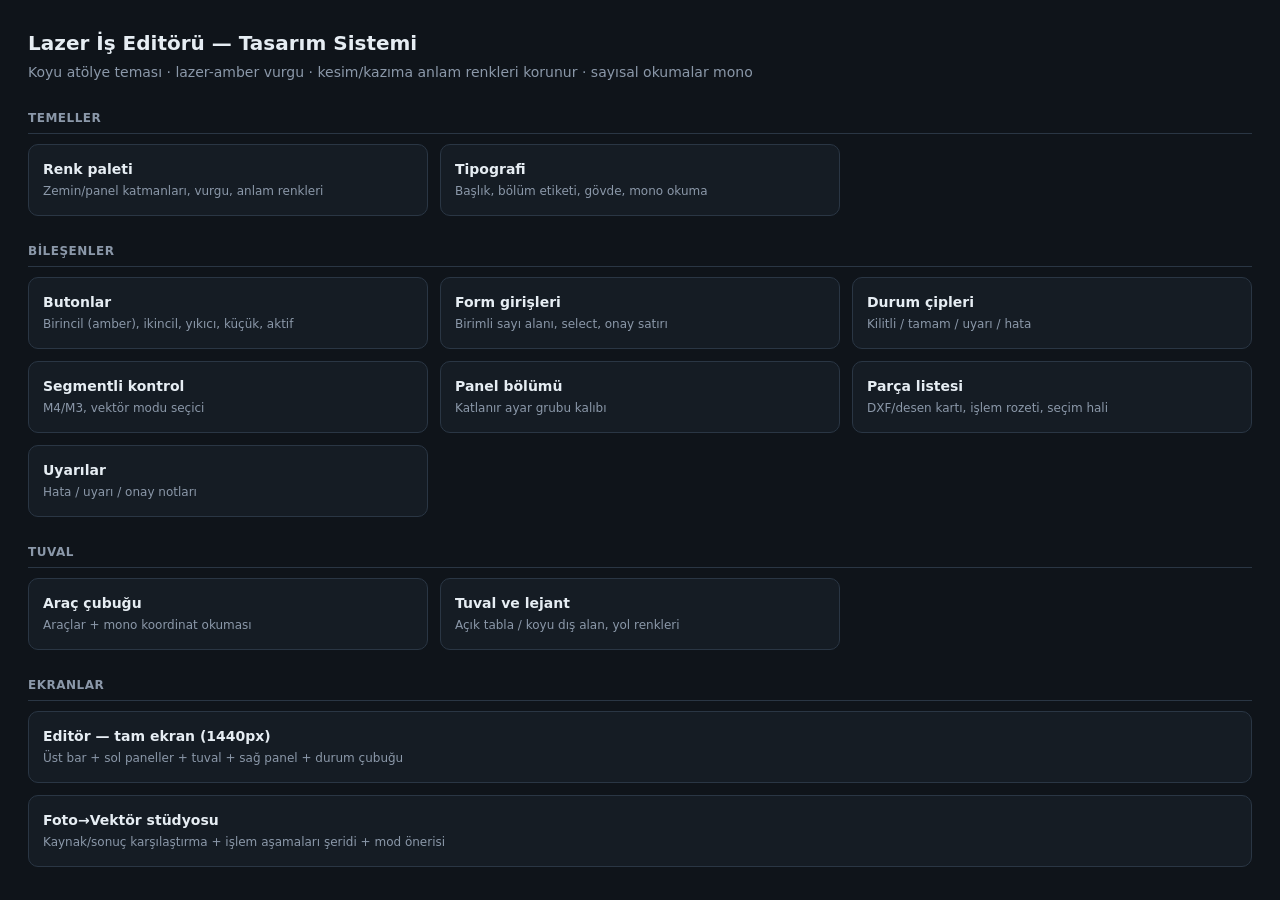
<file: design/index.html>
<!doctype html>
<html lang="tr">
<head>
<meta charset="utf-8">
<title>Lazer İş Editörü — Tasarım Sistemi</title>
<style>
  :root{--bg:#0f141a;--panel:#151c24;--line:#2a3644;--ink:#e6edf3;--muted:#8b98a9;--accent:#f59e0b}
  body{margin:0;padding:28px;background:var(--bg);color:var(--ink);
    font:14px/1.5 "Segoe UI",system-ui,sans-serif}
  h1{font-size:20px;margin:0 0 4px}
  p.sub{color:var(--muted);margin:0 0 24px}
  h2{font-size:12px;letter-spacing:.5px;text-transform:uppercase;color:var(--muted);
    margin:26px 0 10px;border-bottom:1px solid var(--line);padding-bottom:6px}
  .grid{display:grid;grid-template-columns:repeat(auto-fill,minmax(300px,1fr));gap:12px}
  a.card{display:block;padding:14px;border:1px solid var(--line);border-radius:10px;
    background:var(--panel);color:var(--ink);text-decoration:none}
  a.card:hover{border-color:var(--accent)}
  a.card b{display:block;font-size:14px}
  a.card span{font-size:12px;color:var(--muted)}
  .wide{grid-column:1/-1}
</style>
</head>
<body>
<h1>Lazer İş Editörü — Tasarım Sistemi</h1>
<p class="sub">Koyu atölye teması · lazer-amber vurgu · kesim/kazıma anlam renkleri korunur · sayısal okumalar mono</p>

<h2>Temeller</h2>
<div class="grid">
  <a class="card" href="tokens/renkler.html"><b>Renk paleti</b><span>Zemin/panel katmanları, vurgu, anlam renkleri</span></a>
  <a class="card" href="tokens/tipografi.html"><b>Tipografi</b><span>Başlık, bölüm etiketi, gövde, mono okuma</span></a>
</div>

<h2>Bileşenler</h2>
<div class="grid">
  <a class="card" href="components/butonlar.html"><b>Butonlar</b><span>Birincil (amber), ikincil, yıkıcı, küçük, aktif</span></a>
  <a class="card" href="components/girisler.html"><b>Form girişleri</b><span>Birimli sayı alanı, select, onay satırı</span></a>
  <a class="card" href="components/chipler.html"><b>Durum çipleri</b><span>Kilitli / tamam / uyarı / hata</span></a>
  <a class="card" href="components/segmentli.html"><b>Segmentli kontrol</b><span>M4/M3, vektör modu seçici</span></a>
  <a class="card" href="components/panel.html"><b>Panel bölümü</b><span>Katlanır ayar grubu kalıbı</span></a>
  <a class="card" href="components/parca-listesi.html"><b>Parça listesi</b><span>DXF/desen kartı, işlem rozeti, seçim hali</span></a>
  <a class="card" href="components/uyarilar.html"><b>Uyarılar</b><span>Hata / uyarı / onay notları</span></a>
</div>

<h2>Tuval</h2>
<div class="grid">
  <a class="card" href="canvas/arac-cubugu.html"><b>Araç çubuğu</b><span>Araçlar + mono koordinat okuması</span></a>
  <a class="card" href="canvas/lejant.html"><b>Tuval ve lejant</b><span>Açık tabla / koyu dış alan, yol renkleri</span></a>
</div>

<h2>Ekranlar</h2>
<div class="grid">
  <a class="card wide" href="screens/editor.html"><b>Editör — tam ekran (1440px)</b><span>Üst bar + sol paneller + tuval + sağ panel + durum çubuğu</span></a>
  <a class="card wide" href="screens/vektor-studyo.html"><b>Foto→Vektör stüdyosu</b><span>Kaynak/sonuç karşılaştırma + işlem aşamaları şeridi + mod önerisi</span></a>
</div>
</body>
</html>
</file>
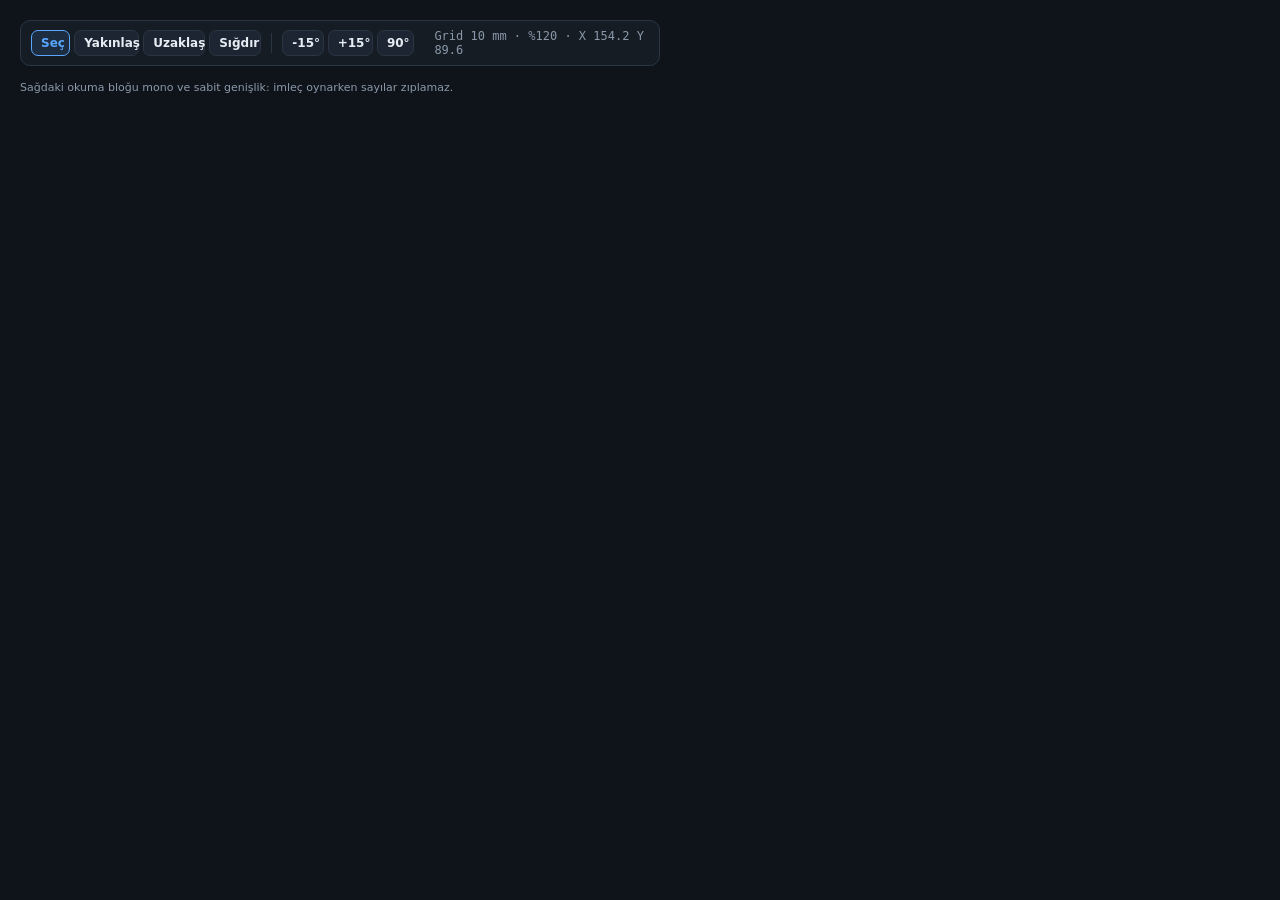
<file: design/canvas/arac-cubugu.html>
<!-- @dsCard group="Tuval" name="Tuval araç çubuğu" width="700" -->
<!doctype html><html lang="tr"><head><meta charset="utf-8"><title>Tuval araç çubuğu</title><style>
:root{
  --bg0:#0f141a; --bg1:#151c24; --bg2:#1c2531; --bg3:#232f3d;
  --line:#2a3644; --line-strong:#3b4a5c;
  --ink:#e6edf3; --muted:#8b98a9; --faint:#5b6775;
  --accent:#f59e0b; --accent-strong:#d97706; --accent-ink:#1a1205;
  --cut:#ff5a48; --engrave:#4d9fff; --fill:#93a3b8; --ignore:#5b6775;
  --ok:#3fb950; --warn:#d29922; --danger:#f85149; --selection:#58a6ff;
  --canvas:#0b0f14; --bed:#f5f7f9; --grid:#20303f;
  --r-panel:10px; --r-ctl:7px;
  --shadow:0 10px 30px rgba(0,0,0,.45);
  --font:"Segoe UI",Inter,Roboto,system-ui,sans-serif;
  --mono:Consolas,"Cascadia Mono",monospace;
}
*{box-sizing:border-box;min-width:0}
body{margin:0;padding:20px;background:var(--bg0);color:var(--ink);
  font:13px/1.45 var(--font);-webkit-font-smoothing:antialiased}
h1,h2,h3{margin:0}
.card-note{color:var(--muted);font-size:11px;margin:14px 0 0}

/* --- butonlar --- */
.btn{height:32px;padding:0 12px;border:1px solid var(--line);border-radius:var(--r-ctl);
  background:var(--bg2);color:var(--ink);font:600 13px var(--font);cursor:pointer;white-space:nowrap}
.btn:hover{border-color:var(--line-strong);background:var(--bg3)}
.btn.primary{background:var(--accent);border-color:var(--accent);color:var(--accent-ink)}
.btn.primary:hover{background:var(--accent-strong);border-color:var(--accent-strong)}
.btn.danger{background:transparent;border-color:var(--danger);color:var(--danger)}
.btn.ghost{background:transparent}
.btn.small{height:26px;padding:0 9px;font-size:12px}
.btn.wide{width:100%}
.btn:disabled{opacity:.45;cursor:not-allowed}
.btn.active{border-color:var(--selection);background:rgba(88,166,255,.12);color:var(--selection)}

/* --- girisler --- */
.field{display:flex;flex-direction:column;gap:5px;font-size:12px;color:var(--muted)}
.field b{font-weight:600}
.input,select.input{height:32px;padding:0 10px;border:1px solid var(--line);border-radius:var(--r-ctl);
  background:var(--bg0);color:var(--ink);font:13px var(--font);width:100%}
.input:focus{outline:none;border-color:var(--selection);box-shadow:0 0 0 2px rgba(88,166,255,.2)}
.unit{position:relative;display:flex;align-items:center}
.unit .input{padding-right:44px;font-family:var(--mono)}
.unit em{position:absolute;right:10px;font:600 11px var(--font);font-style:normal;color:var(--faint)}
.checkline{display:flex;align-items:center;gap:8px;font-size:13px;color:var(--ink);cursor:pointer}
.checkline input{width:15px;height:15px;accent-color:var(--accent)}

/* --- chip --- */
.chip{display:inline-flex;align-items:center;gap:6px;height:24px;padding:0 10px;border-radius:999px;
  border:1px solid var(--line);background:var(--bg2);font:600 11px var(--font);color:var(--muted)}
.chip i{width:7px;height:7px;border-radius:50%;background:var(--faint)}
.chip.ok{border-color:rgba(63,185,80,.4);color:var(--ok)}.chip.ok i{background:var(--ok)}
.chip.warn{border-color:rgba(210,153,34,.4);color:var(--warn)}.chip.warn i{background:var(--warn)}
.chip.err{border-color:rgba(248,81,73,.4);color:var(--danger)}.chip.err i{background:var(--danger)}
.chip.locked{border-color:var(--line-strong);color:var(--ink)}.chip.locked i{background:var(--selection)}

/* --- segmented --- */
.seg{display:inline-flex;padding:3px;gap:2px;background:var(--bg0);border:1px solid var(--line);border-radius:9px}
.seg button{height:26px;padding:0 14px;border:0;border-radius:6px;background:transparent;
  color:var(--muted);font:600 12px var(--font);cursor:pointer}
.seg button.on{background:var(--bg3);color:var(--ink);box-shadow:inset 0 0 0 1px var(--line-strong)}
.seg button.on.amber{background:var(--accent);color:var(--accent-ink);box-shadow:none}

/* --- panel bolumu --- */
.panel{width:100%;background:var(--bg1);border:1px solid var(--line);border-radius:var(--r-panel);overflow:hidden}
.panel>header{display:flex;align-items:center;justify-content:space-between;padding:10px 12px;
  border-bottom:1px solid var(--line);cursor:pointer}
.panel>header h3{font:700 12px var(--font);letter-spacing:.4px;text-transform:uppercase;color:var(--muted)}
.panel>header .chev{color:var(--faint);font-size:10px}
.panel .body{padding:12px;display:flex;flex-direction:column;gap:10px}
.grid2{display:grid;grid-template-columns:1fr 1fr;gap:10px}
.hint{font-size:11px;color:var(--faint);margin:0}

/* --- liste karti --- */
.item{display:flex;align-items:center;gap:10px;padding:9px 10px;border:1px solid var(--line);
  border-radius:8px;background:var(--bg2)}
.item.selected{border-color:var(--selection);box-shadow:0 0 0 1px var(--selection)}
.item .thumb{width:34px;height:34px;border-radius:6px;background:var(--bg0);border:1px solid var(--line);
  display:grid;place-items:center;color:var(--faint)}
.item .meta{flex:1;min-width:0}
.item .meta b{display:block;font-size:12.5px;white-space:nowrap;overflow:hidden;text-overflow:ellipsis}
.item .meta span{font:11px var(--mono);color:var(--muted)}
.op{font:700 10px var(--font);padding:2px 7px;border-radius:5px}
.op.cut{color:var(--cut);background:rgba(255,90,72,.12)}
.op.engrave{color:var(--engrave);background:rgba(77,159,255,.12)}

/* --- uyari --- */
.note{display:flex;gap:9px;padding:9px 11px;border-radius:8px;font-size:12px;border:1px solid}
.note i{font-style:normal;font-weight:700}
.note.warn{background:rgba(210,153,34,.08);border-color:rgba(210,153,34,.35);color:#e8c56a}
.note.err{background:rgba(248,81,73,.08);border-color:rgba(248,81,73,.35);color:#ff8a80}
.note.ok{background:rgba(63,185,80,.08);border-color:rgba(63,185,80,.35);color:#7ee2a8}
</style></head><body>
<div style="display:flex;align-items:center;gap:10px;padding:8px 10px;background:var(--bg1);
     border:1px solid var(--line);border-radius:10px;max-width:640px">
  <div style="display:flex;gap:4px">
    <button class="btn small active">Seç</button>
    <button class="btn small">Yakınlaş</button>
    <button class="btn small">Uzaklaş</button>
    <button class="btn small">Sığdır</button>
  </div>
  <div style="width:1px;height:20px;background:var(--line)"></div>
  <div style="display:flex;gap:4px">
    <button class="btn small">-15°</button>
    <button class="btn small">+15°</button>
    <button class="btn small">90°</button>
  </div>
  <div style="flex:1"></div>
  <span style="font:12px var(--mono);color:var(--muted)">Grid 10 mm · %120 · X 154.2 Y 89.6</span>
</div>
<p class="card-note">Sağdaki okuma bloğu mono ve sabit genişlik: imleç oynarken sayılar zıplamaz.</p>
</body></html>
</file>
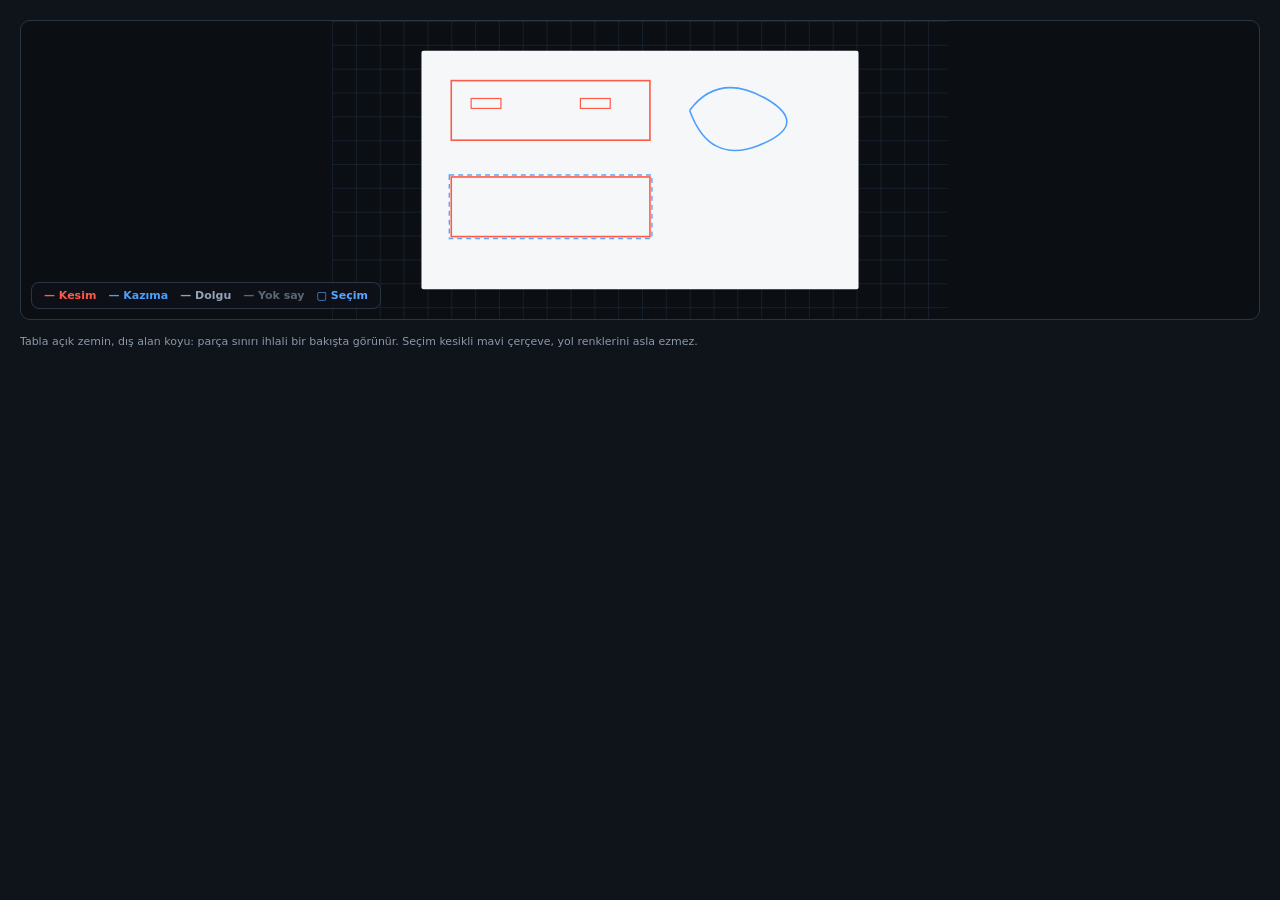
<file: design/canvas/lejant.html>
<!-- @dsCard group="Tuval" name="Tuval ve lejant" width="700" -->
<!doctype html><html lang="tr"><head><meta charset="utf-8"><title>Tuval ve lejant</title><style>
:root{
  --bg0:#0f141a; --bg1:#151c24; --bg2:#1c2531; --bg3:#232f3d;
  --line:#2a3644; --line-strong:#3b4a5c;
  --ink:#e6edf3; --muted:#8b98a9; --faint:#5b6775;
  --accent:#f59e0b; --accent-strong:#d97706; --accent-ink:#1a1205;
  --cut:#ff5a48; --engrave:#4d9fff; --fill:#93a3b8; --ignore:#5b6775;
  --ok:#3fb950; --warn:#d29922; --danger:#f85149; --selection:#58a6ff;
  --canvas:#0b0f14; --bed:#f5f7f9; --grid:#20303f;
  --r-panel:10px; --r-ctl:7px;
  --shadow:0 10px 30px rgba(0,0,0,.45);
  --font:"Segoe UI",Inter,Roboto,system-ui,sans-serif;
  --mono:Consolas,"Cascadia Mono",monospace;
}
*{box-sizing:border-box;min-width:0}
body{margin:0;padding:20px;background:var(--bg0);color:var(--ink);
  font:13px/1.45 var(--font);-webkit-font-smoothing:antialiased}
h1,h2,h3{margin:0}
.card-note{color:var(--muted);font-size:11px;margin:14px 0 0}

/* --- butonlar --- */
.btn{height:32px;padding:0 12px;border:1px solid var(--line);border-radius:var(--r-ctl);
  background:var(--bg2);color:var(--ink);font:600 13px var(--font);cursor:pointer;white-space:nowrap}
.btn:hover{border-color:var(--line-strong);background:var(--bg3)}
.btn.primary{background:var(--accent);border-color:var(--accent);color:var(--accent-ink)}
.btn.primary:hover{background:var(--accent-strong);border-color:var(--accent-strong)}
.btn.danger{background:transparent;border-color:var(--danger);color:var(--danger)}
.btn.ghost{background:transparent}
.btn.small{height:26px;padding:0 9px;font-size:12px}
.btn.wide{width:100%}
.btn:disabled{opacity:.45;cursor:not-allowed}
.btn.active{border-color:var(--selection);background:rgba(88,166,255,.12);color:var(--selection)}

/* --- girisler --- */
.field{display:flex;flex-direction:column;gap:5px;font-size:12px;color:var(--muted)}
.field b{font-weight:600}
.input,select.input{height:32px;padding:0 10px;border:1px solid var(--line);border-radius:var(--r-ctl);
  background:var(--bg0);color:var(--ink);font:13px var(--font);width:100%}
.input:focus{outline:none;border-color:var(--selection);box-shadow:0 0 0 2px rgba(88,166,255,.2)}
.unit{position:relative;display:flex;align-items:center}
.unit .input{padding-right:44px;font-family:var(--mono)}
.unit em{position:absolute;right:10px;font:600 11px var(--font);font-style:normal;color:var(--faint)}
.checkline{display:flex;align-items:center;gap:8px;font-size:13px;color:var(--ink);cursor:pointer}
.checkline input{width:15px;height:15px;accent-color:var(--accent)}

/* --- chip --- */
.chip{display:inline-flex;align-items:center;gap:6px;height:24px;padding:0 10px;border-radius:999px;
  border:1px solid var(--line);background:var(--bg2);font:600 11px var(--font);color:var(--muted)}
.chip i{width:7px;height:7px;border-radius:50%;background:var(--faint)}
.chip.ok{border-color:rgba(63,185,80,.4);color:var(--ok)}.chip.ok i{background:var(--ok)}
.chip.warn{border-color:rgba(210,153,34,.4);color:var(--warn)}.chip.warn i{background:var(--warn)}
.chip.err{border-color:rgba(248,81,73,.4);color:var(--danger)}.chip.err i{background:var(--danger)}
.chip.locked{border-color:var(--line-strong);color:var(--ink)}.chip.locked i{background:var(--selection)}

/* --- segmented --- */
.seg{display:inline-flex;padding:3px;gap:2px;background:var(--bg0);border:1px solid var(--line);border-radius:9px}
.seg button{height:26px;padding:0 14px;border:0;border-radius:6px;background:transparent;
  color:var(--muted);font:600 12px var(--font);cursor:pointer}
.seg button.on{background:var(--bg3);color:var(--ink);box-shadow:inset 0 0 0 1px var(--line-strong)}
.seg button.on.amber{background:var(--accent);color:var(--accent-ink);box-shadow:none}

/* --- panel bolumu --- */
.panel{width:100%;background:var(--bg1);border:1px solid var(--line);border-radius:var(--r-panel);overflow:hidden}
.panel>header{display:flex;align-items:center;justify-content:space-between;padding:10px 12px;
  border-bottom:1px solid var(--line);cursor:pointer}
.panel>header h3{font:700 12px var(--font);letter-spacing:.4px;text-transform:uppercase;color:var(--muted)}
.panel>header .chev{color:var(--faint);font-size:10px}
.panel .body{padding:12px;display:flex;flex-direction:column;gap:10px}
.grid2{display:grid;grid-template-columns:1fr 1fr;gap:10px}
.hint{font-size:11px;color:var(--faint);margin:0}

/* --- liste karti --- */
.item{display:flex;align-items:center;gap:10px;padding:9px 10px;border:1px solid var(--line);
  border-radius:8px;background:var(--bg2)}
.item.selected{border-color:var(--selection);box-shadow:0 0 0 1px var(--selection)}
.item .thumb{width:34px;height:34px;border-radius:6px;background:var(--bg0);border:1px solid var(--line);
  display:grid;place-items:center;color:var(--faint)}
.item .meta{flex:1;min-width:0}
.item .meta b{display:block;font-size:12.5px;white-space:nowrap;overflow:hidden;text-overflow:ellipsis}
.item .meta span{font:11px var(--mono);color:var(--muted)}
.op{font:700 10px var(--font);padding:2px 7px;border-radius:5px}
.op.cut{color:var(--cut);background:rgba(255,90,72,.12)}
.op.engrave{color:var(--engrave);background:rgba(77,159,255,.12)}

/* --- uyari --- */
.note{display:flex;gap:9px;padding:9px 11px;border-radius:8px;font-size:12px;border:1px solid}
.note i{font-style:normal;font-weight:700}
.note.warn{background:rgba(210,153,34,.08);border-color:rgba(210,153,34,.35);color:#e8c56a}
.note.err{background:rgba(248,81,73,.08);border-color:rgba(248,81,73,.35);color:#ff8a80}
.note.ok{background:rgba(63,185,80,.08);border-color:rgba(63,185,80,.35);color:#7ee2a8}
</style></head><body>
<div style="position:relative;height:300px;border-radius:10px;overflow:hidden;border:1px solid var(--line);background:var(--canvas)">
  <svg width="100%" height="100%" viewBox="0 0 620 300">
    <defs><pattern id="g" width="24" height="24" patternUnits="userSpaceOnUse">
      <path d="M24 0H0V24" fill="none" stroke="#20303f" stroke-width="1"/></pattern></defs>
    <rect width="620" height="300" fill="url(#g)"/>
    <rect x="90" y="30" width="440" height="240" fill="#f5f7f9" rx="2"/>
    <rect x="120" y="60" width="200" height="60" fill="none" stroke="#ff5a48" stroke-width="1.6"/>
    <rect x="140" y="78" width="30" height="10" fill="none" stroke="#ff5a48" stroke-width="1.2"/>
    <rect x="250" y="78" width="30" height="10" fill="none" stroke="#ff5a48" stroke-width="1.2"/>
    <path d="M360 90 q30 -40 80 -10 q40 25 -10 45 q-50 20 -70 -35" fill="none" stroke="#4d9fff" stroke-width="1.6"/>
    <rect x="118" y="155" width="204" height="64" fill="none" stroke="#58a6ff" stroke-width="1.4" stroke-dasharray="5 4"/>
    <rect x="120" y="157" width="200" height="60" fill="none" stroke="#ff5a48" stroke-width="1.6"/>
  </svg>
  <div style="position:absolute;left:10px;bottom:10px;display:flex;gap:12px;padding:6px 12px;
       background:rgba(13,17,23,.85);border:1px solid var(--line);border-radius:8px;font:600 11px var(--font)">
    <span style="color:var(--cut)">— Kesim</span>
    <span style="color:var(--engrave)">— Kazıma</span>
    <span style="color:var(--fill)">— Dolgu</span>
    <span style="color:var(--ignore)">— Yok say</span>
    <span style="color:var(--selection)">▢ Seçim</span>
  </div>
</div>
<p class="card-note">Tabla açık zemin, dış alan koyu: parça sınırı ihlali bir bakışta görünür. Seçim kesikli mavi çerçeve, yol renklerini asla ezmez.</p>
</body></html>
</file>
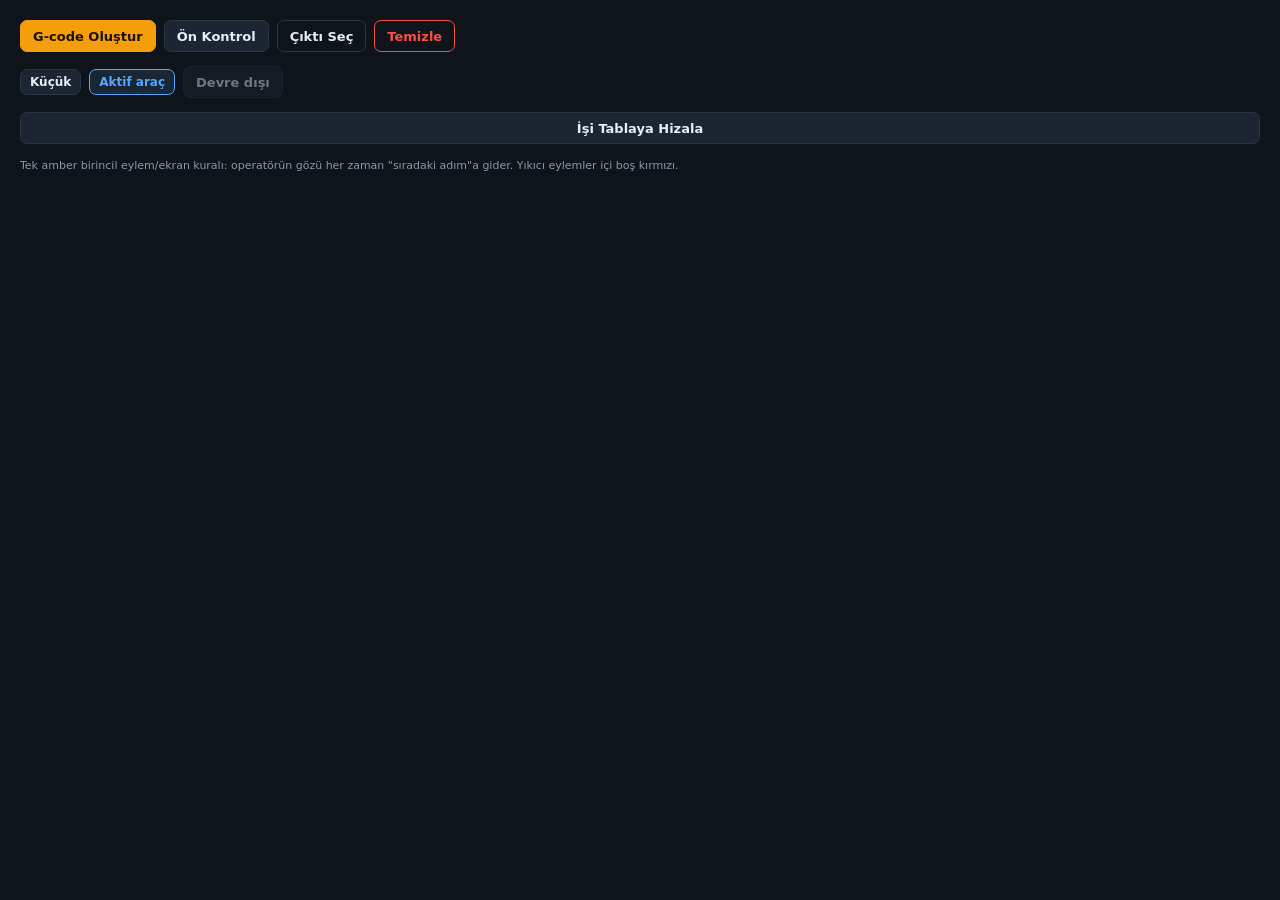
<file: design/components/butonlar.html>
<!-- @dsCard group="Bileşenler" name="Butonlar" width="460" -->
<!doctype html><html lang="tr"><head><meta charset="utf-8"><title>Butonlar</title><style>
:root{
  --bg0:#0f141a; --bg1:#151c24; --bg2:#1c2531; --bg3:#232f3d;
  --line:#2a3644; --line-strong:#3b4a5c;
  --ink:#e6edf3; --muted:#8b98a9; --faint:#5b6775;
  --accent:#f59e0b; --accent-strong:#d97706; --accent-ink:#1a1205;
  --cut:#ff5a48; --engrave:#4d9fff; --fill:#93a3b8; --ignore:#5b6775;
  --ok:#3fb950; --warn:#d29922; --danger:#f85149; --selection:#58a6ff;
  --canvas:#0b0f14; --bed:#f5f7f9; --grid:#20303f;
  --r-panel:10px; --r-ctl:7px;
  --shadow:0 10px 30px rgba(0,0,0,.45);
  --font:"Segoe UI",Inter,Roboto,system-ui,sans-serif;
  --mono:Consolas,"Cascadia Mono",monospace;
}
*{box-sizing:border-box;min-width:0}
body{margin:0;padding:20px;background:var(--bg0);color:var(--ink);
  font:13px/1.45 var(--font);-webkit-font-smoothing:antialiased}
h1,h2,h3{margin:0}
.card-note{color:var(--muted);font-size:11px;margin:14px 0 0}

/* --- butonlar --- */
.btn{height:32px;padding:0 12px;border:1px solid var(--line);border-radius:var(--r-ctl);
  background:var(--bg2);color:var(--ink);font:600 13px var(--font);cursor:pointer;white-space:nowrap}
.btn:hover{border-color:var(--line-strong);background:var(--bg3)}
.btn.primary{background:var(--accent);border-color:var(--accent);color:var(--accent-ink)}
.btn.primary:hover{background:var(--accent-strong);border-color:var(--accent-strong)}
.btn.danger{background:transparent;border-color:var(--danger);color:var(--danger)}
.btn.ghost{background:transparent}
.btn.small{height:26px;padding:0 9px;font-size:12px}
.btn.wide{width:100%}
.btn:disabled{opacity:.45;cursor:not-allowed}
.btn.active{border-color:var(--selection);background:rgba(88,166,255,.12);color:var(--selection)}

/* --- girisler --- */
.field{display:flex;flex-direction:column;gap:5px;font-size:12px;color:var(--muted)}
.field b{font-weight:600}
.input,select.input{height:32px;padding:0 10px;border:1px solid var(--line);border-radius:var(--r-ctl);
  background:var(--bg0);color:var(--ink);font:13px var(--font);width:100%}
.input:focus{outline:none;border-color:var(--selection);box-shadow:0 0 0 2px rgba(88,166,255,.2)}
.unit{position:relative;display:flex;align-items:center}
.unit .input{padding-right:44px;font-family:var(--mono)}
.unit em{position:absolute;right:10px;font:600 11px var(--font);font-style:normal;color:var(--faint)}
.checkline{display:flex;align-items:center;gap:8px;font-size:13px;color:var(--ink);cursor:pointer}
.checkline input{width:15px;height:15px;accent-color:var(--accent)}

/* --- chip --- */
.chip{display:inline-flex;align-items:center;gap:6px;height:24px;padding:0 10px;border-radius:999px;
  border:1px solid var(--line);background:var(--bg2);font:600 11px var(--font);color:var(--muted)}
.chip i{width:7px;height:7px;border-radius:50%;background:var(--faint)}
.chip.ok{border-color:rgba(63,185,80,.4);color:var(--ok)}.chip.ok i{background:var(--ok)}
.chip.warn{border-color:rgba(210,153,34,.4);color:var(--warn)}.chip.warn i{background:var(--warn)}
.chip.err{border-color:rgba(248,81,73,.4);color:var(--danger)}.chip.err i{background:var(--danger)}
.chip.locked{border-color:var(--line-strong);color:var(--ink)}.chip.locked i{background:var(--selection)}

/* --- segmented --- */
.seg{display:inline-flex;padding:3px;gap:2px;background:var(--bg0);border:1px solid var(--line);border-radius:9px}
.seg button{height:26px;padding:0 14px;border:0;border-radius:6px;background:transparent;
  color:var(--muted);font:600 12px var(--font);cursor:pointer}
.seg button.on{background:var(--bg3);color:var(--ink);box-shadow:inset 0 0 0 1px var(--line-strong)}
.seg button.on.amber{background:var(--accent);color:var(--accent-ink);box-shadow:none}

/* --- panel bolumu --- */
.panel{width:100%;background:var(--bg1);border:1px solid var(--line);border-radius:var(--r-panel);overflow:hidden}
.panel>header{display:flex;align-items:center;justify-content:space-between;padding:10px 12px;
  border-bottom:1px solid var(--line);cursor:pointer}
.panel>header h3{font:700 12px var(--font);letter-spacing:.4px;text-transform:uppercase;color:var(--muted)}
.panel>header .chev{color:var(--faint);font-size:10px}
.panel .body{padding:12px;display:flex;flex-direction:column;gap:10px}
.grid2{display:grid;grid-template-columns:1fr 1fr;gap:10px}
.hint{font-size:11px;color:var(--faint);margin:0}

/* --- liste karti --- */
.item{display:flex;align-items:center;gap:10px;padding:9px 10px;border:1px solid var(--line);
  border-radius:8px;background:var(--bg2)}
.item.selected{border-color:var(--selection);box-shadow:0 0 0 1px var(--selection)}
.item .thumb{width:34px;height:34px;border-radius:6px;background:var(--bg0);border:1px solid var(--line);
  display:grid;place-items:center;color:var(--faint)}
.item .meta{flex:1;min-width:0}
.item .meta b{display:block;font-size:12.5px;white-space:nowrap;overflow:hidden;text-overflow:ellipsis}
.item .meta span{font:11px var(--mono);color:var(--muted)}
.op{font:700 10px var(--font);padding:2px 7px;border-radius:5px}
.op.cut{color:var(--cut);background:rgba(255,90,72,.12)}
.op.engrave{color:var(--engrave);background:rgba(77,159,255,.12)}

/* --- uyari --- */
.note{display:flex;gap:9px;padding:9px 11px;border-radius:8px;font-size:12px;border:1px solid}
.note i{font-style:normal;font-weight:700}
.note.warn{background:rgba(210,153,34,.08);border-color:rgba(210,153,34,.35);color:#e8c56a}
.note.err{background:rgba(248,81,73,.08);border-color:rgba(248,81,73,.35);color:#ff8a80}
.note.ok{background:rgba(63,185,80,.08);border-color:rgba(63,185,80,.35);color:#7ee2a8}
</style></head><body>
<div style="display:flex;flex-direction:column;gap:14px">
  <div style="display:flex;gap:8px;flex-wrap:wrap">
    <button class="btn primary">G-code Oluştur</button>
    <button class="btn">Ön Kontrol</button>
    <button class="btn ghost">Çıktı Seç</button>
    <button class="btn danger">Temizle</button>
  </div>
  <div style="display:flex;gap:8px;align-items:center">
    <button class="btn small">Küçük</button>
    <button class="btn small active">Aktif araç</button>
    <button class="btn" disabled>Devre dışı</button>
  </div>
  <button class="btn wide">İşi Tablaya Hizala</button>
</div>
<p class="card-note">Tek amber birincil eylem/ekran kuralı: operatörün gözü her zaman "sıradaki adım"a gider. Yıkıcı eylemler içi boş kırmızı.</p>
</body></html>
</file>
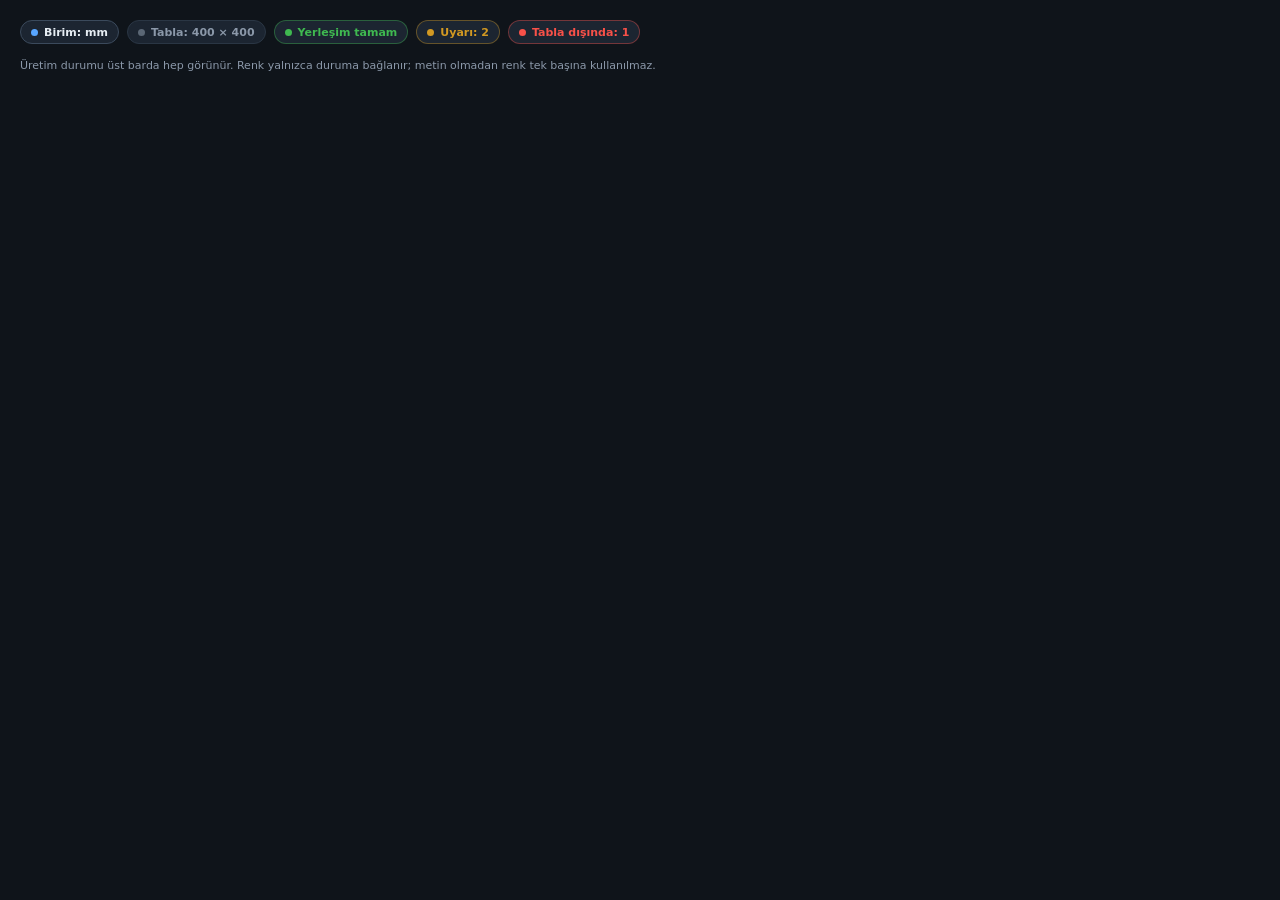
<file: design/components/chipler.html>
<!-- @dsCard group="Bileşenler" name="Durum çipleri" width="460" -->
<!doctype html><html lang="tr"><head><meta charset="utf-8"><title>Durum çipleri</title><style>
:root{
  --bg0:#0f141a; --bg1:#151c24; --bg2:#1c2531; --bg3:#232f3d;
  --line:#2a3644; --line-strong:#3b4a5c;
  --ink:#e6edf3; --muted:#8b98a9; --faint:#5b6775;
  --accent:#f59e0b; --accent-strong:#d97706; --accent-ink:#1a1205;
  --cut:#ff5a48; --engrave:#4d9fff; --fill:#93a3b8; --ignore:#5b6775;
  --ok:#3fb950; --warn:#d29922; --danger:#f85149; --selection:#58a6ff;
  --canvas:#0b0f14; --bed:#f5f7f9; --grid:#20303f;
  --r-panel:10px; --r-ctl:7px;
  --shadow:0 10px 30px rgba(0,0,0,.45);
  --font:"Segoe UI",Inter,Roboto,system-ui,sans-serif;
  --mono:Consolas,"Cascadia Mono",monospace;
}
*{box-sizing:border-box;min-width:0}
body{margin:0;padding:20px;background:var(--bg0);color:var(--ink);
  font:13px/1.45 var(--font);-webkit-font-smoothing:antialiased}
h1,h2,h3{margin:0}
.card-note{color:var(--muted);font-size:11px;margin:14px 0 0}

/* --- butonlar --- */
.btn{height:32px;padding:0 12px;border:1px solid var(--line);border-radius:var(--r-ctl);
  background:var(--bg2);color:var(--ink);font:600 13px var(--font);cursor:pointer;white-space:nowrap}
.btn:hover{border-color:var(--line-strong);background:var(--bg3)}
.btn.primary{background:var(--accent);border-color:var(--accent);color:var(--accent-ink)}
.btn.primary:hover{background:var(--accent-strong);border-color:var(--accent-strong)}
.btn.danger{background:transparent;border-color:var(--danger);color:var(--danger)}
.btn.ghost{background:transparent}
.btn.small{height:26px;padding:0 9px;font-size:12px}
.btn.wide{width:100%}
.btn:disabled{opacity:.45;cursor:not-allowed}
.btn.active{border-color:var(--selection);background:rgba(88,166,255,.12);color:var(--selection)}

/* --- girisler --- */
.field{display:flex;flex-direction:column;gap:5px;font-size:12px;color:var(--muted)}
.field b{font-weight:600}
.input,select.input{height:32px;padding:0 10px;border:1px solid var(--line);border-radius:var(--r-ctl);
  background:var(--bg0);color:var(--ink);font:13px var(--font);width:100%}
.input:focus{outline:none;border-color:var(--selection);box-shadow:0 0 0 2px rgba(88,166,255,.2)}
.unit{position:relative;display:flex;align-items:center}
.unit .input{padding-right:44px;font-family:var(--mono)}
.unit em{position:absolute;right:10px;font:600 11px var(--font);font-style:normal;color:var(--faint)}
.checkline{display:flex;align-items:center;gap:8px;font-size:13px;color:var(--ink);cursor:pointer}
.checkline input{width:15px;height:15px;accent-color:var(--accent)}

/* --- chip --- */
.chip{display:inline-flex;align-items:center;gap:6px;height:24px;padding:0 10px;border-radius:999px;
  border:1px solid var(--line);background:var(--bg2);font:600 11px var(--font);color:var(--muted)}
.chip i{width:7px;height:7px;border-radius:50%;background:var(--faint)}
.chip.ok{border-color:rgba(63,185,80,.4);color:var(--ok)}.chip.ok i{background:var(--ok)}
.chip.warn{border-color:rgba(210,153,34,.4);color:var(--warn)}.chip.warn i{background:var(--warn)}
.chip.err{border-color:rgba(248,81,73,.4);color:var(--danger)}.chip.err i{background:var(--danger)}
.chip.locked{border-color:var(--line-strong);color:var(--ink)}.chip.locked i{background:var(--selection)}

/* --- segmented --- */
.seg{display:inline-flex;padding:3px;gap:2px;background:var(--bg0);border:1px solid var(--line);border-radius:9px}
.seg button{height:26px;padding:0 14px;border:0;border-radius:6px;background:transparent;
  color:var(--muted);font:600 12px var(--font);cursor:pointer}
.seg button.on{background:var(--bg3);color:var(--ink);box-shadow:inset 0 0 0 1px var(--line-strong)}
.seg button.on.amber{background:var(--accent);color:var(--accent-ink);box-shadow:none}

/* --- panel bolumu --- */
.panel{width:100%;background:var(--bg1);border:1px solid var(--line);border-radius:var(--r-panel);overflow:hidden}
.panel>header{display:flex;align-items:center;justify-content:space-between;padding:10px 12px;
  border-bottom:1px solid var(--line);cursor:pointer}
.panel>header h3{font:700 12px var(--font);letter-spacing:.4px;text-transform:uppercase;color:var(--muted)}
.panel>header .chev{color:var(--faint);font-size:10px}
.panel .body{padding:12px;display:flex;flex-direction:column;gap:10px}
.grid2{display:grid;grid-template-columns:1fr 1fr;gap:10px}
.hint{font-size:11px;color:var(--faint);margin:0}

/* --- liste karti --- */
.item{display:flex;align-items:center;gap:10px;padding:9px 10px;border:1px solid var(--line);
  border-radius:8px;background:var(--bg2)}
.item.selected{border-color:var(--selection);box-shadow:0 0 0 1px var(--selection)}
.item .thumb{width:34px;height:34px;border-radius:6px;background:var(--bg0);border:1px solid var(--line);
  display:grid;place-items:center;color:var(--faint)}
.item .meta{flex:1;min-width:0}
.item .meta b{display:block;font-size:12.5px;white-space:nowrap;overflow:hidden;text-overflow:ellipsis}
.item .meta span{font:11px var(--mono);color:var(--muted)}
.op{font:700 10px var(--font);padding:2px 7px;border-radius:5px}
.op.cut{color:var(--cut);background:rgba(255,90,72,.12)}
.op.engrave{color:var(--engrave);background:rgba(77,159,255,.12)}

/* --- uyari --- */
.note{display:flex;gap:9px;padding:9px 11px;border-radius:8px;font-size:12px;border:1px solid}
.note i{font-style:normal;font-weight:700}
.note.warn{background:rgba(210,153,34,.08);border-color:rgba(210,153,34,.35);color:#e8c56a}
.note.err{background:rgba(248,81,73,.08);border-color:rgba(248,81,73,.35);color:#ff8a80}
.note.ok{background:rgba(63,185,80,.08);border-color:rgba(63,185,80,.35);color:#7ee2a8}
</style></head><body>
<div style="display:flex;gap:8px;flex-wrap:wrap">
  <span class="chip locked"><i></i>Birim: mm</span>
  <span class="chip"><i></i>Tabla: 400 × 400</span>
  <span class="chip ok"><i></i>Yerleşim tamam</span>
  <span class="chip warn"><i></i>Uyarı: 2</span>
  <span class="chip err"><i></i>Tabla dışında: 1</span>
</div>
<p class="card-note">Üretim durumu üst barda hep görünür. Renk yalnızca duruma bağlanır; metin olmadan renk tek başına kullanılmaz.</p>
</body></html>
</file>
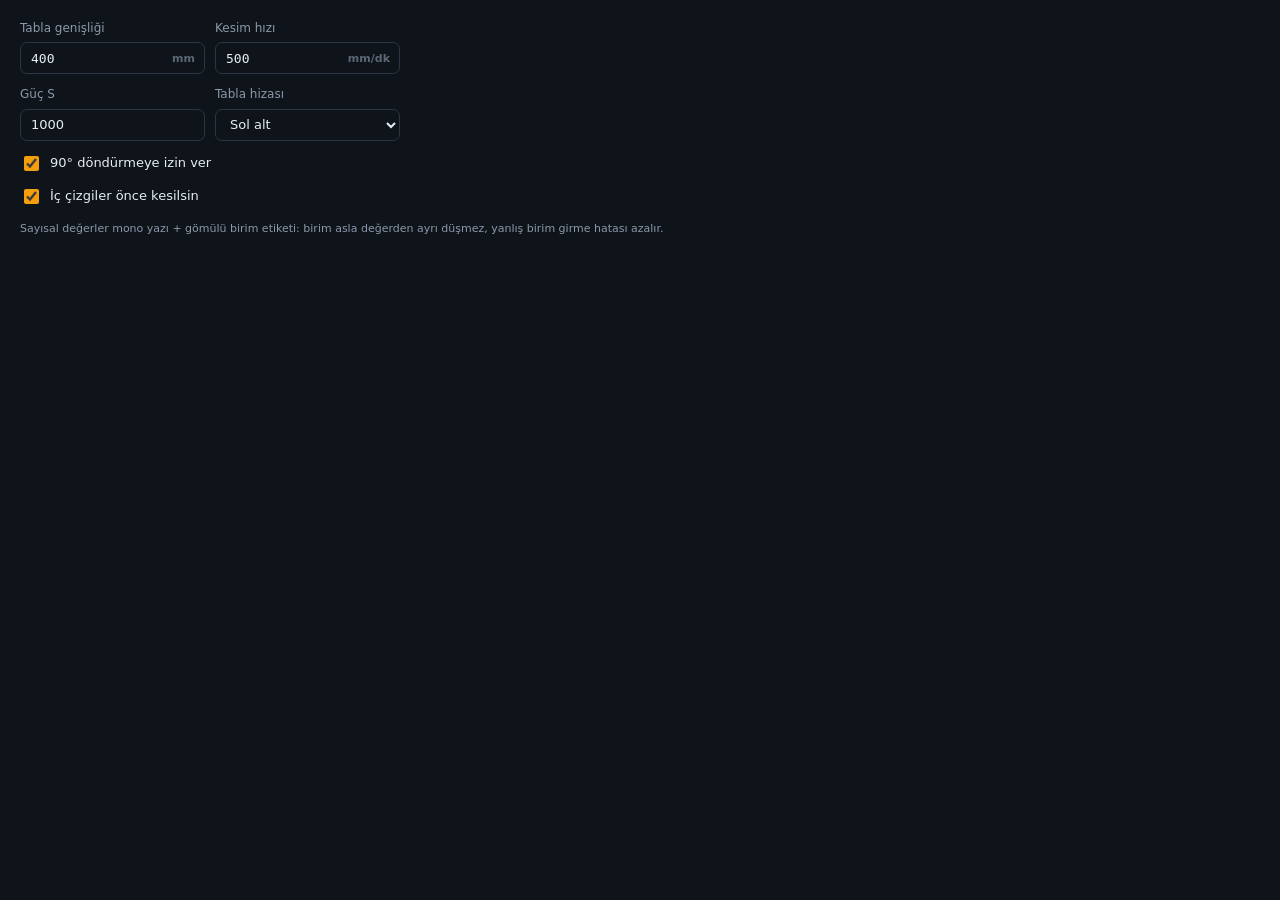
<file: design/components/girisler.html>
<!-- @dsCard group="Bileşenler" name="Form girişleri" width="460" -->
<!doctype html><html lang="tr"><head><meta charset="utf-8"><title>Form girişleri</title><style>
:root{
  --bg0:#0f141a; --bg1:#151c24; --bg2:#1c2531; --bg3:#232f3d;
  --line:#2a3644; --line-strong:#3b4a5c;
  --ink:#e6edf3; --muted:#8b98a9; --faint:#5b6775;
  --accent:#f59e0b; --accent-strong:#d97706; --accent-ink:#1a1205;
  --cut:#ff5a48; --engrave:#4d9fff; --fill:#93a3b8; --ignore:#5b6775;
  --ok:#3fb950; --warn:#d29922; --danger:#f85149; --selection:#58a6ff;
  --canvas:#0b0f14; --bed:#f5f7f9; --grid:#20303f;
  --r-panel:10px; --r-ctl:7px;
  --shadow:0 10px 30px rgba(0,0,0,.45);
  --font:"Segoe UI",Inter,Roboto,system-ui,sans-serif;
  --mono:Consolas,"Cascadia Mono",monospace;
}
*{box-sizing:border-box;min-width:0}
body{margin:0;padding:20px;background:var(--bg0);color:var(--ink);
  font:13px/1.45 var(--font);-webkit-font-smoothing:antialiased}
h1,h2,h3{margin:0}
.card-note{color:var(--muted);font-size:11px;margin:14px 0 0}

/* --- butonlar --- */
.btn{height:32px;padding:0 12px;border:1px solid var(--line);border-radius:var(--r-ctl);
  background:var(--bg2);color:var(--ink);font:600 13px var(--font);cursor:pointer;white-space:nowrap}
.btn:hover{border-color:var(--line-strong);background:var(--bg3)}
.btn.primary{background:var(--accent);border-color:var(--accent);color:var(--accent-ink)}
.btn.primary:hover{background:var(--accent-strong);border-color:var(--accent-strong)}
.btn.danger{background:transparent;border-color:var(--danger);color:var(--danger)}
.btn.ghost{background:transparent}
.btn.small{height:26px;padding:0 9px;font-size:12px}
.btn.wide{width:100%}
.btn:disabled{opacity:.45;cursor:not-allowed}
.btn.active{border-color:var(--selection);background:rgba(88,166,255,.12);color:var(--selection)}

/* --- girisler --- */
.field{display:flex;flex-direction:column;gap:5px;font-size:12px;color:var(--muted)}
.field b{font-weight:600}
.input,select.input{height:32px;padding:0 10px;border:1px solid var(--line);border-radius:var(--r-ctl);
  background:var(--bg0);color:var(--ink);font:13px var(--font);width:100%}
.input:focus{outline:none;border-color:var(--selection);box-shadow:0 0 0 2px rgba(88,166,255,.2)}
.unit{position:relative;display:flex;align-items:center}
.unit .input{padding-right:44px;font-family:var(--mono)}
.unit em{position:absolute;right:10px;font:600 11px var(--font);font-style:normal;color:var(--faint)}
.checkline{display:flex;align-items:center;gap:8px;font-size:13px;color:var(--ink);cursor:pointer}
.checkline input{width:15px;height:15px;accent-color:var(--accent)}

/* --- chip --- */
.chip{display:inline-flex;align-items:center;gap:6px;height:24px;padding:0 10px;border-radius:999px;
  border:1px solid var(--line);background:var(--bg2);font:600 11px var(--font);color:var(--muted)}
.chip i{width:7px;height:7px;border-radius:50%;background:var(--faint)}
.chip.ok{border-color:rgba(63,185,80,.4);color:var(--ok)}.chip.ok i{background:var(--ok)}
.chip.warn{border-color:rgba(210,153,34,.4);color:var(--warn)}.chip.warn i{background:var(--warn)}
.chip.err{border-color:rgba(248,81,73,.4);color:var(--danger)}.chip.err i{background:var(--danger)}
.chip.locked{border-color:var(--line-strong);color:var(--ink)}.chip.locked i{background:var(--selection)}

/* --- segmented --- */
.seg{display:inline-flex;padding:3px;gap:2px;background:var(--bg0);border:1px solid var(--line);border-radius:9px}
.seg button{height:26px;padding:0 14px;border:0;border-radius:6px;background:transparent;
  color:var(--muted);font:600 12px var(--font);cursor:pointer}
.seg button.on{background:var(--bg3);color:var(--ink);box-shadow:inset 0 0 0 1px var(--line-strong)}
.seg button.on.amber{background:var(--accent);color:var(--accent-ink);box-shadow:none}

/* --- panel bolumu --- */
.panel{width:100%;background:var(--bg1);border:1px solid var(--line);border-radius:var(--r-panel);overflow:hidden}
.panel>header{display:flex;align-items:center;justify-content:space-between;padding:10px 12px;
  border-bottom:1px solid var(--line);cursor:pointer}
.panel>header h3{font:700 12px var(--font);letter-spacing:.4px;text-transform:uppercase;color:var(--muted)}
.panel>header .chev{color:var(--faint);font-size:10px}
.panel .body{padding:12px;display:flex;flex-direction:column;gap:10px}
.grid2{display:grid;grid-template-columns:1fr 1fr;gap:10px}
.hint{font-size:11px;color:var(--faint);margin:0}

/* --- liste karti --- */
.item{display:flex;align-items:center;gap:10px;padding:9px 10px;border:1px solid var(--line);
  border-radius:8px;background:var(--bg2)}
.item.selected{border-color:var(--selection);box-shadow:0 0 0 1px var(--selection)}
.item .thumb{width:34px;height:34px;border-radius:6px;background:var(--bg0);border:1px solid var(--line);
  display:grid;place-items:center;color:var(--faint)}
.item .meta{flex:1;min-width:0}
.item .meta b{display:block;font-size:12.5px;white-space:nowrap;overflow:hidden;text-overflow:ellipsis}
.item .meta span{font:11px var(--mono);color:var(--muted)}
.op{font:700 10px var(--font);padding:2px 7px;border-radius:5px}
.op.cut{color:var(--cut);background:rgba(255,90,72,.12)}
.op.engrave{color:var(--engrave);background:rgba(77,159,255,.12)}

/* --- uyari --- */
.note{display:flex;gap:9px;padding:9px 11px;border-radius:8px;font-size:12px;border:1px solid}
.note i{font-style:normal;font-weight:700}
.note.warn{background:rgba(210,153,34,.08);border-color:rgba(210,153,34,.35);color:#e8c56a}
.note.err{background:rgba(248,81,73,.08);border-color:rgba(248,81,73,.35);color:#ff8a80}
.note.ok{background:rgba(63,185,80,.08);border-color:rgba(63,185,80,.35);color:#7ee2a8}
</style></head><body>
<div style="display:flex;flex-direction:column;gap:12px;max-width:380px">
  <div class="grid2">
    <label class="field">Tabla genişliği
      <span class="unit"><input class="input" value="400"><em>mm</em></span></label>
    <label class="field">Kesim hızı
      <span class="unit"><input class="input" value="500"><em>mm/dk</em></span></label>
  </div>
  <div class="grid2">
    <label class="field">Güç S<input class="input" value="1000"></label>
    <label class="field">Tabla hizası
      <select class="input"><option>Sol alt</option><option>Tam orta</option></select></label>
  </div>
  <label class="checkline"><input type="checkbox" checked> 90° döndürmeye izin ver</label>
  <label class="checkline"><input type="checkbox" checked> İç çizgiler önce kesilsin</label>
</div>
<p class="card-note">Sayısal değerler mono yazı + gömülü birim etiketi: birim asla değerden ayrı düşmez, yanlış birim girme hatası azalır.</p>
</body></html>
</file>
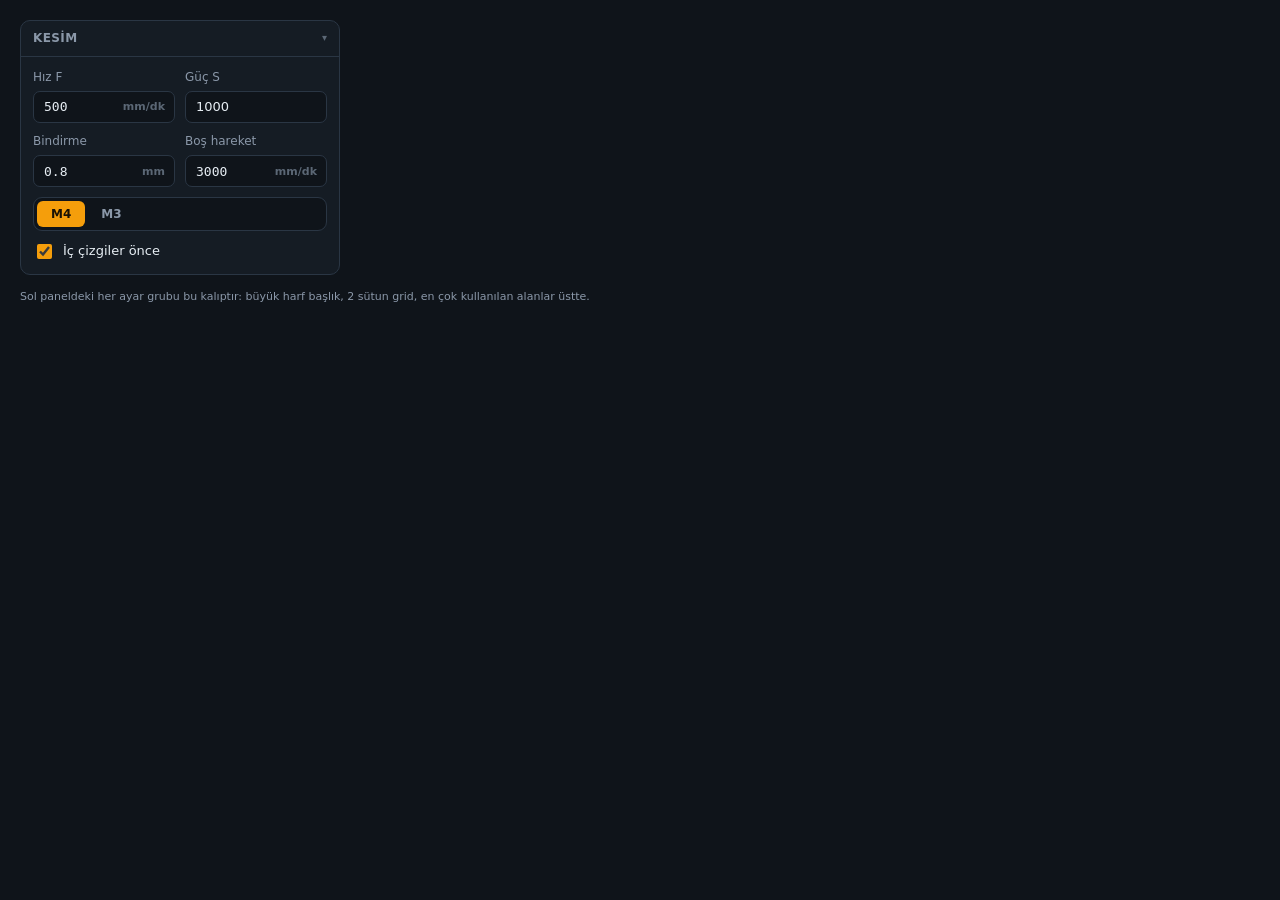
<file: design/components/panel.html>
<!-- @dsCard group="Bileşenler" name="Panel bölümü" width="380" -->
<!doctype html><html lang="tr"><head><meta charset="utf-8"><title>Panel bölümü</title><style>
:root{
  --bg0:#0f141a; --bg1:#151c24; --bg2:#1c2531; --bg3:#232f3d;
  --line:#2a3644; --line-strong:#3b4a5c;
  --ink:#e6edf3; --muted:#8b98a9; --faint:#5b6775;
  --accent:#f59e0b; --accent-strong:#d97706; --accent-ink:#1a1205;
  --cut:#ff5a48; --engrave:#4d9fff; --fill:#93a3b8; --ignore:#5b6775;
  --ok:#3fb950; --warn:#d29922; --danger:#f85149; --selection:#58a6ff;
  --canvas:#0b0f14; --bed:#f5f7f9; --grid:#20303f;
  --r-panel:10px; --r-ctl:7px;
  --shadow:0 10px 30px rgba(0,0,0,.45);
  --font:"Segoe UI",Inter,Roboto,system-ui,sans-serif;
  --mono:Consolas,"Cascadia Mono",monospace;
}
*{box-sizing:border-box;min-width:0}
body{margin:0;padding:20px;background:var(--bg0);color:var(--ink);
  font:13px/1.45 var(--font);-webkit-font-smoothing:antialiased}
h1,h2,h3{margin:0}
.card-note{color:var(--muted);font-size:11px;margin:14px 0 0}

/* --- butonlar --- */
.btn{height:32px;padding:0 12px;border:1px solid var(--line);border-radius:var(--r-ctl);
  background:var(--bg2);color:var(--ink);font:600 13px var(--font);cursor:pointer;white-space:nowrap}
.btn:hover{border-color:var(--line-strong);background:var(--bg3)}
.btn.primary{background:var(--accent);border-color:var(--accent);color:var(--accent-ink)}
.btn.primary:hover{background:var(--accent-strong);border-color:var(--accent-strong)}
.btn.danger{background:transparent;border-color:var(--danger);color:var(--danger)}
.btn.ghost{background:transparent}
.btn.small{height:26px;padding:0 9px;font-size:12px}
.btn.wide{width:100%}
.btn:disabled{opacity:.45;cursor:not-allowed}
.btn.active{border-color:var(--selection);background:rgba(88,166,255,.12);color:var(--selection)}

/* --- girisler --- */
.field{display:flex;flex-direction:column;gap:5px;font-size:12px;color:var(--muted)}
.field b{font-weight:600}
.input,select.input{height:32px;padding:0 10px;border:1px solid var(--line);border-radius:var(--r-ctl);
  background:var(--bg0);color:var(--ink);font:13px var(--font);width:100%}
.input:focus{outline:none;border-color:var(--selection);box-shadow:0 0 0 2px rgba(88,166,255,.2)}
.unit{position:relative;display:flex;align-items:center}
.unit .input{padding-right:44px;font-family:var(--mono)}
.unit em{position:absolute;right:10px;font:600 11px var(--font);font-style:normal;color:var(--faint)}
.checkline{display:flex;align-items:center;gap:8px;font-size:13px;color:var(--ink);cursor:pointer}
.checkline input{width:15px;height:15px;accent-color:var(--accent)}

/* --- chip --- */
.chip{display:inline-flex;align-items:center;gap:6px;height:24px;padding:0 10px;border-radius:999px;
  border:1px solid var(--line);background:var(--bg2);font:600 11px var(--font);color:var(--muted)}
.chip i{width:7px;height:7px;border-radius:50%;background:var(--faint)}
.chip.ok{border-color:rgba(63,185,80,.4);color:var(--ok)}.chip.ok i{background:var(--ok)}
.chip.warn{border-color:rgba(210,153,34,.4);color:var(--warn)}.chip.warn i{background:var(--warn)}
.chip.err{border-color:rgba(248,81,73,.4);color:var(--danger)}.chip.err i{background:var(--danger)}
.chip.locked{border-color:var(--line-strong);color:var(--ink)}.chip.locked i{background:var(--selection)}

/* --- segmented --- */
.seg{display:inline-flex;padding:3px;gap:2px;background:var(--bg0);border:1px solid var(--line);border-radius:9px}
.seg button{height:26px;padding:0 14px;border:0;border-radius:6px;background:transparent;
  color:var(--muted);font:600 12px var(--font);cursor:pointer}
.seg button.on{background:var(--bg3);color:var(--ink);box-shadow:inset 0 0 0 1px var(--line-strong)}
.seg button.on.amber{background:var(--accent);color:var(--accent-ink);box-shadow:none}

/* --- panel bolumu --- */
.panel{width:100%;background:var(--bg1);border:1px solid var(--line);border-radius:var(--r-panel);overflow:hidden}
.panel>header{display:flex;align-items:center;justify-content:space-between;padding:10px 12px;
  border-bottom:1px solid var(--line);cursor:pointer}
.panel>header h3{font:700 12px var(--font);letter-spacing:.4px;text-transform:uppercase;color:var(--muted)}
.panel>header .chev{color:var(--faint);font-size:10px}
.panel .body{padding:12px;display:flex;flex-direction:column;gap:10px}
.grid2{display:grid;grid-template-columns:1fr 1fr;gap:10px}
.hint{font-size:11px;color:var(--faint);margin:0}

/* --- liste karti --- */
.item{display:flex;align-items:center;gap:10px;padding:9px 10px;border:1px solid var(--line);
  border-radius:8px;background:var(--bg2)}
.item.selected{border-color:var(--selection);box-shadow:0 0 0 1px var(--selection)}
.item .thumb{width:34px;height:34px;border-radius:6px;background:var(--bg0);border:1px solid var(--line);
  display:grid;place-items:center;color:var(--faint)}
.item .meta{flex:1;min-width:0}
.item .meta b{display:block;font-size:12.5px;white-space:nowrap;overflow:hidden;text-overflow:ellipsis}
.item .meta span{font:11px var(--mono);color:var(--muted)}
.op{font:700 10px var(--font);padding:2px 7px;border-radius:5px}
.op.cut{color:var(--cut);background:rgba(255,90,72,.12)}
.op.engrave{color:var(--engrave);background:rgba(77,159,255,.12)}

/* --- uyari --- */
.note{display:flex;gap:9px;padding:9px 11px;border-radius:8px;font-size:12px;border:1px solid}
.note i{font-style:normal;font-weight:700}
.note.warn{background:rgba(210,153,34,.08);border-color:rgba(210,153,34,.35);color:#e8c56a}
.note.err{background:rgba(248,81,73,.08);border-color:rgba(248,81,73,.35);color:#ff8a80}
.note.ok{background:rgba(63,185,80,.08);border-color:rgba(63,185,80,.35);color:#7ee2a8}
</style></head><body>
<div class="panel" style="max-width:320px">
  <header><h3>Kesim</h3><span class="chev">▾</span></header>
  <div class="body">
    <div class="grid2">
      <label class="field">Hız F<span class="unit"><input class="input" value="500"><em>mm/dk</em></span></label>
      <label class="field">Güç S<input class="input" value="1000"></label>
      <label class="field">Bindirme<span class="unit"><input class="input" value="0.8"><em>mm</em></span></label>
      <label class="field">Boş hareket<span class="unit"><input class="input" value="3000"><em>mm/dk</em></span></label>
    </div>
    <div class="seg"><button class="on amber">M4</button><button>M3</button></div>
    <label class="checkline"><input type="checkbox" checked> İç çizgiler önce</label>
  </div>
</div>
<p class="card-note">Sol paneldeki her ayar grubu bu kalıptır: büyük harf başlık, 2 sütun grid, en çok kullanılan alanlar üstte.</p>
</body></html>
</file>
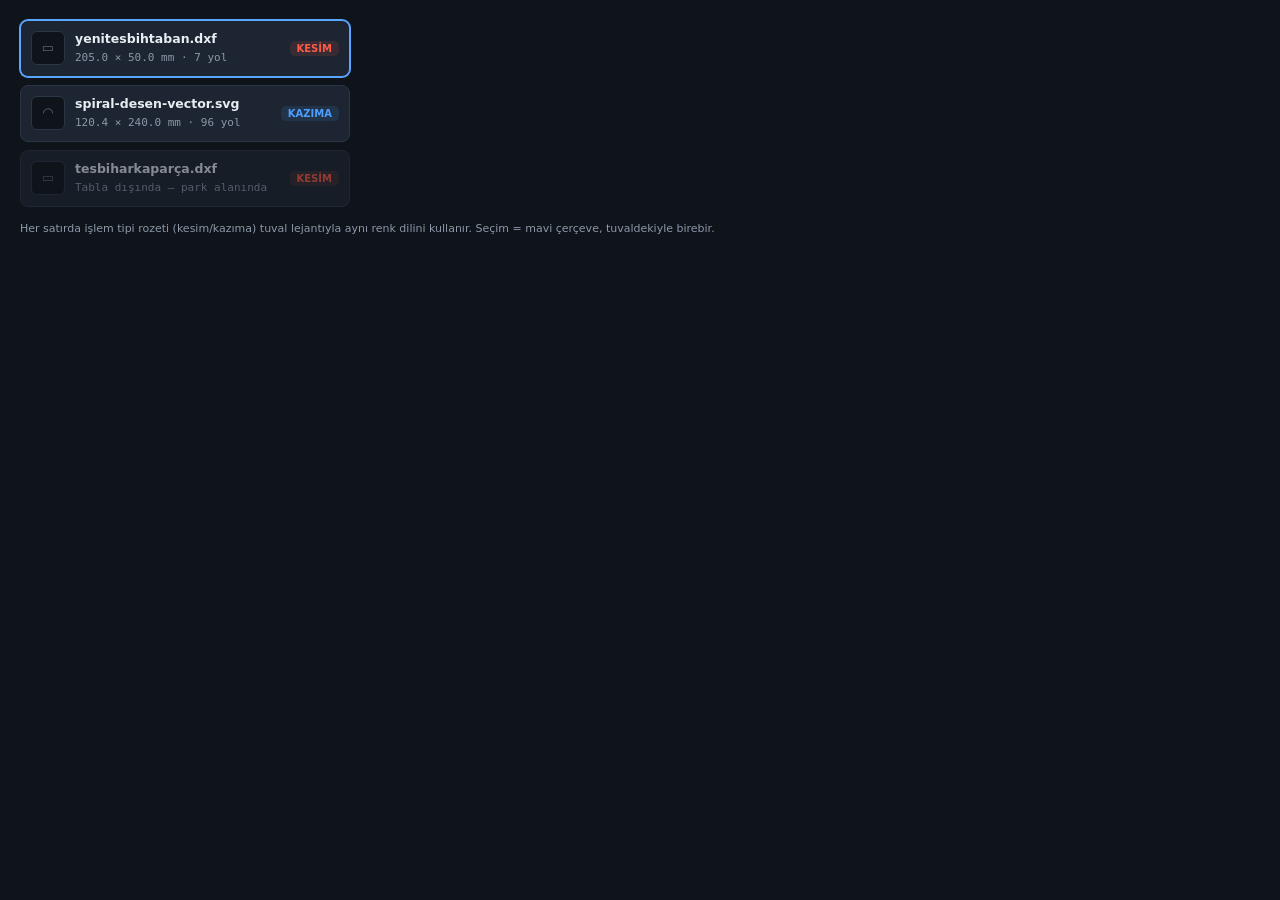
<file: design/components/parca-listesi.html>
<!-- @dsCard group="Bileşenler" name="Parça listesi" width="390" -->
<!doctype html><html lang="tr"><head><meta charset="utf-8"><title>Parça listesi</title><style>
:root{
  --bg0:#0f141a; --bg1:#151c24; --bg2:#1c2531; --bg3:#232f3d;
  --line:#2a3644; --line-strong:#3b4a5c;
  --ink:#e6edf3; --muted:#8b98a9; --faint:#5b6775;
  --accent:#f59e0b; --accent-strong:#d97706; --accent-ink:#1a1205;
  --cut:#ff5a48; --engrave:#4d9fff; --fill:#93a3b8; --ignore:#5b6775;
  --ok:#3fb950; --warn:#d29922; --danger:#f85149; --selection:#58a6ff;
  --canvas:#0b0f14; --bed:#f5f7f9; --grid:#20303f;
  --r-panel:10px; --r-ctl:7px;
  --shadow:0 10px 30px rgba(0,0,0,.45);
  --font:"Segoe UI",Inter,Roboto,system-ui,sans-serif;
  --mono:Consolas,"Cascadia Mono",monospace;
}
*{box-sizing:border-box;min-width:0}
body{margin:0;padding:20px;background:var(--bg0);color:var(--ink);
  font:13px/1.45 var(--font);-webkit-font-smoothing:antialiased}
h1,h2,h3{margin:0}
.card-note{color:var(--muted);font-size:11px;margin:14px 0 0}

/* --- butonlar --- */
.btn{height:32px;padding:0 12px;border:1px solid var(--line);border-radius:var(--r-ctl);
  background:var(--bg2);color:var(--ink);font:600 13px var(--font);cursor:pointer;white-space:nowrap}
.btn:hover{border-color:var(--line-strong);background:var(--bg3)}
.btn.primary{background:var(--accent);border-color:var(--accent);color:var(--accent-ink)}
.btn.primary:hover{background:var(--accent-strong);border-color:var(--accent-strong)}
.btn.danger{background:transparent;border-color:var(--danger);color:var(--danger)}
.btn.ghost{background:transparent}
.btn.small{height:26px;padding:0 9px;font-size:12px}
.btn.wide{width:100%}
.btn:disabled{opacity:.45;cursor:not-allowed}
.btn.active{border-color:var(--selection);background:rgba(88,166,255,.12);color:var(--selection)}

/* --- girisler --- */
.field{display:flex;flex-direction:column;gap:5px;font-size:12px;color:var(--muted)}
.field b{font-weight:600}
.input,select.input{height:32px;padding:0 10px;border:1px solid var(--line);border-radius:var(--r-ctl);
  background:var(--bg0);color:var(--ink);font:13px var(--font);width:100%}
.input:focus{outline:none;border-color:var(--selection);box-shadow:0 0 0 2px rgba(88,166,255,.2)}
.unit{position:relative;display:flex;align-items:center}
.unit .input{padding-right:44px;font-family:var(--mono)}
.unit em{position:absolute;right:10px;font:600 11px var(--font);font-style:normal;color:var(--faint)}
.checkline{display:flex;align-items:center;gap:8px;font-size:13px;color:var(--ink);cursor:pointer}
.checkline input{width:15px;height:15px;accent-color:var(--accent)}

/* --- chip --- */
.chip{display:inline-flex;align-items:center;gap:6px;height:24px;padding:0 10px;border-radius:999px;
  border:1px solid var(--line);background:var(--bg2);font:600 11px var(--font);color:var(--muted)}
.chip i{width:7px;height:7px;border-radius:50%;background:var(--faint)}
.chip.ok{border-color:rgba(63,185,80,.4);color:var(--ok)}.chip.ok i{background:var(--ok)}
.chip.warn{border-color:rgba(210,153,34,.4);color:var(--warn)}.chip.warn i{background:var(--warn)}
.chip.err{border-color:rgba(248,81,73,.4);color:var(--danger)}.chip.err i{background:var(--danger)}
.chip.locked{border-color:var(--line-strong);color:var(--ink)}.chip.locked i{background:var(--selection)}

/* --- segmented --- */
.seg{display:inline-flex;padding:3px;gap:2px;background:var(--bg0);border:1px solid var(--line);border-radius:9px}
.seg button{height:26px;padding:0 14px;border:0;border-radius:6px;background:transparent;
  color:var(--muted);font:600 12px var(--font);cursor:pointer}
.seg button.on{background:var(--bg3);color:var(--ink);box-shadow:inset 0 0 0 1px var(--line-strong)}
.seg button.on.amber{background:var(--accent);color:var(--accent-ink);box-shadow:none}

/* --- panel bolumu --- */
.panel{width:100%;background:var(--bg1);border:1px solid var(--line);border-radius:var(--r-panel);overflow:hidden}
.panel>header{display:flex;align-items:center;justify-content:space-between;padding:10px 12px;
  border-bottom:1px solid var(--line);cursor:pointer}
.panel>header h3{font:700 12px var(--font);letter-spacing:.4px;text-transform:uppercase;color:var(--muted)}
.panel>header .chev{color:var(--faint);font-size:10px}
.panel .body{padding:12px;display:flex;flex-direction:column;gap:10px}
.grid2{display:grid;grid-template-columns:1fr 1fr;gap:10px}
.hint{font-size:11px;color:var(--faint);margin:0}

/* --- liste karti --- */
.item{display:flex;align-items:center;gap:10px;padding:9px 10px;border:1px solid var(--line);
  border-radius:8px;background:var(--bg2)}
.item.selected{border-color:var(--selection);box-shadow:0 0 0 1px var(--selection)}
.item .thumb{width:34px;height:34px;border-radius:6px;background:var(--bg0);border:1px solid var(--line);
  display:grid;place-items:center;color:var(--faint)}
.item .meta{flex:1;min-width:0}
.item .meta b{display:block;font-size:12.5px;white-space:nowrap;overflow:hidden;text-overflow:ellipsis}
.item .meta span{font:11px var(--mono);color:var(--muted)}
.op{font:700 10px var(--font);padding:2px 7px;border-radius:5px}
.op.cut{color:var(--cut);background:rgba(255,90,72,.12)}
.op.engrave{color:var(--engrave);background:rgba(77,159,255,.12)}

/* --- uyari --- */
.note{display:flex;gap:9px;padding:9px 11px;border-radius:8px;font-size:12px;border:1px solid}
.note i{font-style:normal;font-weight:700}
.note.warn{background:rgba(210,153,34,.08);border-color:rgba(210,153,34,.35);color:#e8c56a}
.note.err{background:rgba(248,81,73,.08);border-color:rgba(248,81,73,.35);color:#ff8a80}
.note.ok{background:rgba(63,185,80,.08);border-color:rgba(63,185,80,.35);color:#7ee2a8}
</style></head><body>
<div style="display:flex;flex-direction:column;gap:8px;max-width:330px">
  <div class="item selected">
    <div class="thumb">▭</div>
    <div class="meta"><b>yenitesbihtaban.dxf</b><span>205.0 × 50.0 mm · 7 yol</span></div>
    <span class="op cut">KESİM</span>
  </div>
  <div class="item">
    <div class="thumb">◠</div>
    <div class="meta"><b>spiral-desen-vector.svg</b><span>120.4 × 240.0 mm · 96 yol</span></div>
    <span class="op engrave">KAZIMA</span>
  </div>
  <div class="item" style="opacity:.55">
    <div class="thumb">▭</div>
    <div class="meta"><b>tesbiharkaparça.dxf</b><span>Tabla dışında — park alanında</span></div>
    <span class="op cut">KESİM</span>
  </div>
</div>
<p class="card-note">Her satırda işlem tipi rozeti (kesim/kazıma) tuval lejantıyla aynı renk dilini kullanır. Seçim = mavi çerçeve, tuvaldekiyle birebir.</p>
</body></html>
</file>
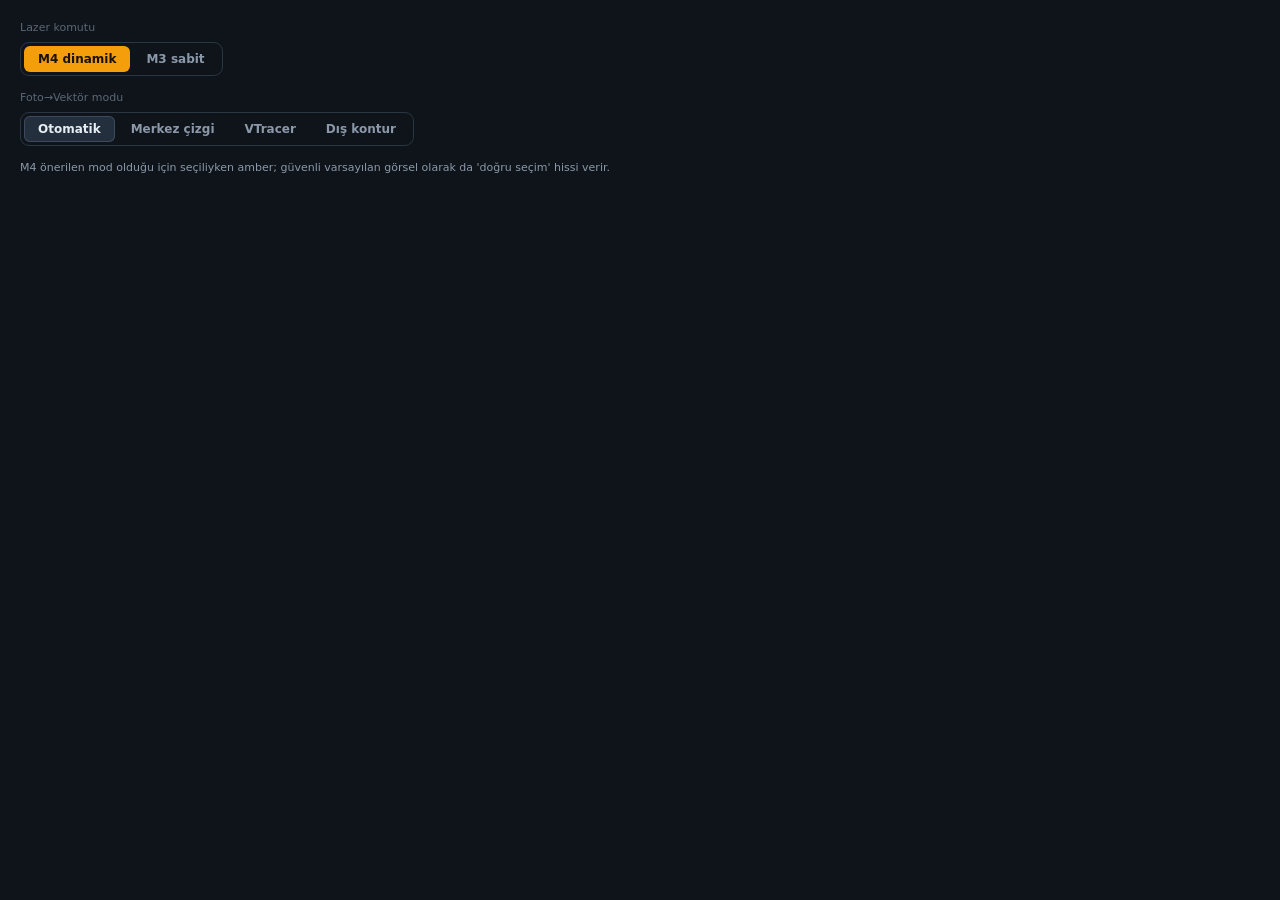
<file: design/components/segmentli.html>
<!-- @dsCard group="Bileşenler" name="Segmentli kontrol" width="520" -->
<!doctype html><html lang="tr"><head><meta charset="utf-8"><title>Segmentli kontrol</title><style>
:root{
  --bg0:#0f141a; --bg1:#151c24; --bg2:#1c2531; --bg3:#232f3d;
  --line:#2a3644; --line-strong:#3b4a5c;
  --ink:#e6edf3; --muted:#8b98a9; --faint:#5b6775;
  --accent:#f59e0b; --accent-strong:#d97706; --accent-ink:#1a1205;
  --cut:#ff5a48; --engrave:#4d9fff; --fill:#93a3b8; --ignore:#5b6775;
  --ok:#3fb950; --warn:#d29922; --danger:#f85149; --selection:#58a6ff;
  --canvas:#0b0f14; --bed:#f5f7f9; --grid:#20303f;
  --r-panel:10px; --r-ctl:7px;
  --shadow:0 10px 30px rgba(0,0,0,.45);
  --font:"Segoe UI",Inter,Roboto,system-ui,sans-serif;
  --mono:Consolas,"Cascadia Mono",monospace;
}
*{box-sizing:border-box;min-width:0}
body{margin:0;padding:20px;background:var(--bg0);color:var(--ink);
  font:13px/1.45 var(--font);-webkit-font-smoothing:antialiased}
h1,h2,h3{margin:0}
.card-note{color:var(--muted);font-size:11px;margin:14px 0 0}

/* --- butonlar --- */
.btn{height:32px;padding:0 12px;border:1px solid var(--line);border-radius:var(--r-ctl);
  background:var(--bg2);color:var(--ink);font:600 13px var(--font);cursor:pointer;white-space:nowrap}
.btn:hover{border-color:var(--line-strong);background:var(--bg3)}
.btn.primary{background:var(--accent);border-color:var(--accent);color:var(--accent-ink)}
.btn.primary:hover{background:var(--accent-strong);border-color:var(--accent-strong)}
.btn.danger{background:transparent;border-color:var(--danger);color:var(--danger)}
.btn.ghost{background:transparent}
.btn.small{height:26px;padding:0 9px;font-size:12px}
.btn.wide{width:100%}
.btn:disabled{opacity:.45;cursor:not-allowed}
.btn.active{border-color:var(--selection);background:rgba(88,166,255,.12);color:var(--selection)}

/* --- girisler --- */
.field{display:flex;flex-direction:column;gap:5px;font-size:12px;color:var(--muted)}
.field b{font-weight:600}
.input,select.input{height:32px;padding:0 10px;border:1px solid var(--line);border-radius:var(--r-ctl);
  background:var(--bg0);color:var(--ink);font:13px var(--font);width:100%}
.input:focus{outline:none;border-color:var(--selection);box-shadow:0 0 0 2px rgba(88,166,255,.2)}
.unit{position:relative;display:flex;align-items:center}
.unit .input{padding-right:44px;font-family:var(--mono)}
.unit em{position:absolute;right:10px;font:600 11px var(--font);font-style:normal;color:var(--faint)}
.checkline{display:flex;align-items:center;gap:8px;font-size:13px;color:var(--ink);cursor:pointer}
.checkline input{width:15px;height:15px;accent-color:var(--accent)}

/* --- chip --- */
.chip{display:inline-flex;align-items:center;gap:6px;height:24px;padding:0 10px;border-radius:999px;
  border:1px solid var(--line);background:var(--bg2);font:600 11px var(--font);color:var(--muted)}
.chip i{width:7px;height:7px;border-radius:50%;background:var(--faint)}
.chip.ok{border-color:rgba(63,185,80,.4);color:var(--ok)}.chip.ok i{background:var(--ok)}
.chip.warn{border-color:rgba(210,153,34,.4);color:var(--warn)}.chip.warn i{background:var(--warn)}
.chip.err{border-color:rgba(248,81,73,.4);color:var(--danger)}.chip.err i{background:var(--danger)}
.chip.locked{border-color:var(--line-strong);color:var(--ink)}.chip.locked i{background:var(--selection)}

/* --- segmented --- */
.seg{display:inline-flex;padding:3px;gap:2px;background:var(--bg0);border:1px solid var(--line);border-radius:9px}
.seg button{height:26px;padding:0 14px;border:0;border-radius:6px;background:transparent;
  color:var(--muted);font:600 12px var(--font);cursor:pointer}
.seg button.on{background:var(--bg3);color:var(--ink);box-shadow:inset 0 0 0 1px var(--line-strong)}
.seg button.on.amber{background:var(--accent);color:var(--accent-ink);box-shadow:none}

/* --- panel bolumu --- */
.panel{width:100%;background:var(--bg1);border:1px solid var(--line);border-radius:var(--r-panel);overflow:hidden}
.panel>header{display:flex;align-items:center;justify-content:space-between;padding:10px 12px;
  border-bottom:1px solid var(--line);cursor:pointer}
.panel>header h3{font:700 12px var(--font);letter-spacing:.4px;text-transform:uppercase;color:var(--muted)}
.panel>header .chev{color:var(--faint);font-size:10px}
.panel .body{padding:12px;display:flex;flex-direction:column;gap:10px}
.grid2{display:grid;grid-template-columns:1fr 1fr;gap:10px}
.hint{font-size:11px;color:var(--faint);margin:0}

/* --- liste karti --- */
.item{display:flex;align-items:center;gap:10px;padding:9px 10px;border:1px solid var(--line);
  border-radius:8px;background:var(--bg2)}
.item.selected{border-color:var(--selection);box-shadow:0 0 0 1px var(--selection)}
.item .thumb{width:34px;height:34px;border-radius:6px;background:var(--bg0);border:1px solid var(--line);
  display:grid;place-items:center;color:var(--faint)}
.item .meta{flex:1;min-width:0}
.item .meta b{display:block;font-size:12.5px;white-space:nowrap;overflow:hidden;text-overflow:ellipsis}
.item .meta span{font:11px var(--mono);color:var(--muted)}
.op{font:700 10px var(--font);padding:2px 7px;border-radius:5px}
.op.cut{color:var(--cut);background:rgba(255,90,72,.12)}
.op.engrave{color:var(--engrave);background:rgba(77,159,255,.12)}

/* --- uyari --- */
.note{display:flex;gap:9px;padding:9px 11px;border-radius:8px;font-size:12px;border:1px solid}
.note i{font-style:normal;font-weight:700}
.note.warn{background:rgba(210,153,34,.08);border-color:rgba(210,153,34,.35);color:#e8c56a}
.note.err{background:rgba(248,81,73,.08);border-color:rgba(248,81,73,.35);color:#ff8a80}
.note.ok{background:rgba(63,185,80,.08);border-color:rgba(63,185,80,.35);color:#7ee2a8}
</style></head><body>
<div style="display:flex;flex-direction:column;gap:14px">
  <div><div class="hint" style="margin-bottom:6px">Lazer komutu</div>
    <div class="seg"><button class="on amber">M4 dinamik</button><button>M3 sabit</button></div>
  </div>
  <div><div class="hint" style="margin-bottom:6px">Foto→Vektör modu</div>
    <div class="seg"><button class="on">Otomatik</button><button>Merkez çizgi</button><button>VTracer</button><button>Dış kontur</button></div>
  </div>
</div>
<p class="card-note">M4 önerilen mod olduğu için seçiliyken amber; güvenli varsayılan görsel olarak da 'doğru seçim' hissi verir.</p>
</body></html>
</file>
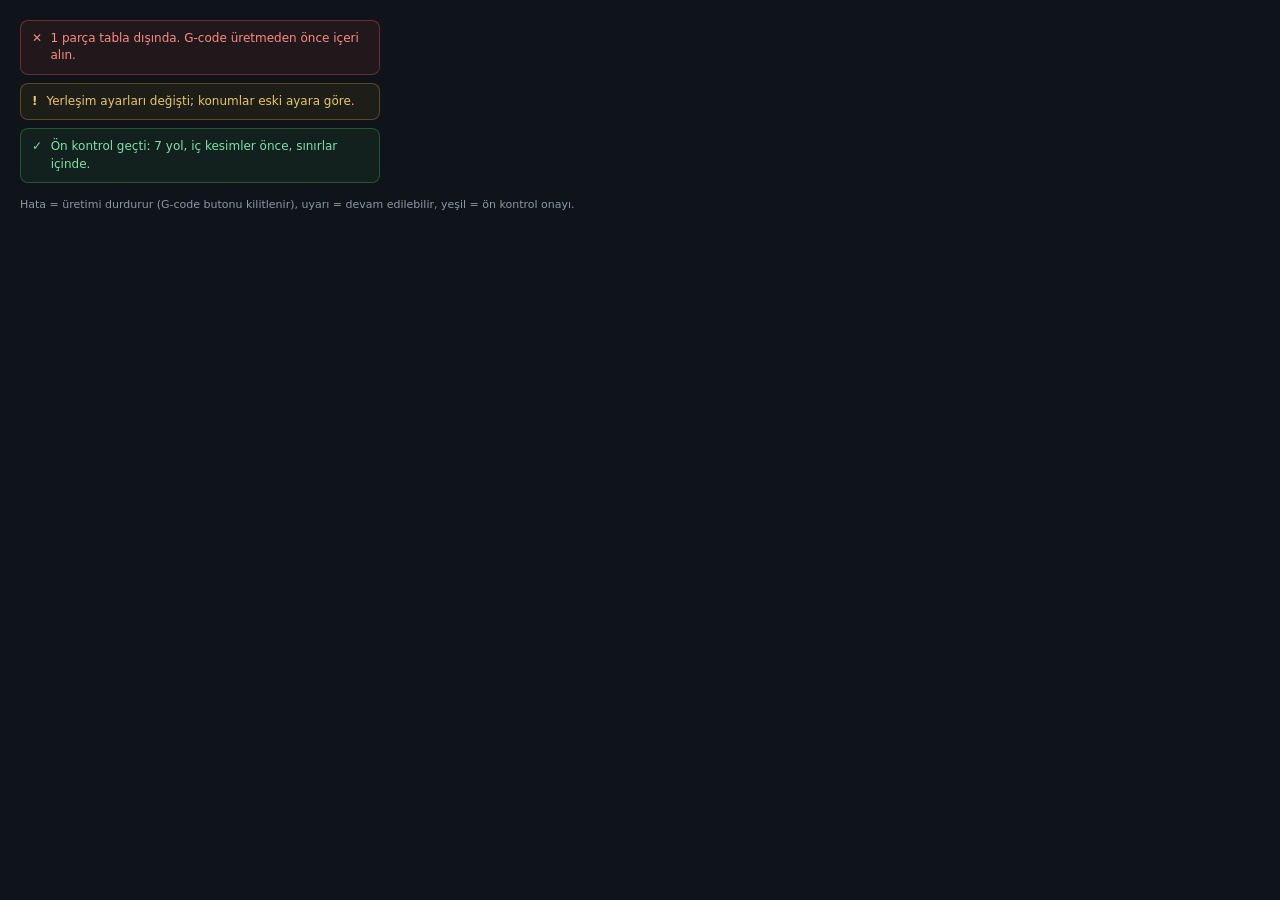
<file: design/components/uyarilar.html>
<!-- @dsCard group="Bileşenler" name="Uyarılar ve durumlar" width="460" -->
<!doctype html><html lang="tr"><head><meta charset="utf-8"><title>Uyarılar ve durumlar</title><style>
:root{
  --bg0:#0f141a; --bg1:#151c24; --bg2:#1c2531; --bg3:#232f3d;
  --line:#2a3644; --line-strong:#3b4a5c;
  --ink:#e6edf3; --muted:#8b98a9; --faint:#5b6775;
  --accent:#f59e0b; --accent-strong:#d97706; --accent-ink:#1a1205;
  --cut:#ff5a48; --engrave:#4d9fff; --fill:#93a3b8; --ignore:#5b6775;
  --ok:#3fb950; --warn:#d29922; --danger:#f85149; --selection:#58a6ff;
  --canvas:#0b0f14; --bed:#f5f7f9; --grid:#20303f;
  --r-panel:10px; --r-ctl:7px;
  --shadow:0 10px 30px rgba(0,0,0,.45);
  --font:"Segoe UI",Inter,Roboto,system-ui,sans-serif;
  --mono:Consolas,"Cascadia Mono",monospace;
}
*{box-sizing:border-box;min-width:0}
body{margin:0;padding:20px;background:var(--bg0);color:var(--ink);
  font:13px/1.45 var(--font);-webkit-font-smoothing:antialiased}
h1,h2,h3{margin:0}
.card-note{color:var(--muted);font-size:11px;margin:14px 0 0}

/* --- butonlar --- */
.btn{height:32px;padding:0 12px;border:1px solid var(--line);border-radius:var(--r-ctl);
  background:var(--bg2);color:var(--ink);font:600 13px var(--font);cursor:pointer;white-space:nowrap}
.btn:hover{border-color:var(--line-strong);background:var(--bg3)}
.btn.primary{background:var(--accent);border-color:var(--accent);color:var(--accent-ink)}
.btn.primary:hover{background:var(--accent-strong);border-color:var(--accent-strong)}
.btn.danger{background:transparent;border-color:var(--danger);color:var(--danger)}
.btn.ghost{background:transparent}
.btn.small{height:26px;padding:0 9px;font-size:12px}
.btn.wide{width:100%}
.btn:disabled{opacity:.45;cursor:not-allowed}
.btn.active{border-color:var(--selection);background:rgba(88,166,255,.12);color:var(--selection)}

/* --- girisler --- */
.field{display:flex;flex-direction:column;gap:5px;font-size:12px;color:var(--muted)}
.field b{font-weight:600}
.input,select.input{height:32px;padding:0 10px;border:1px solid var(--line);border-radius:var(--r-ctl);
  background:var(--bg0);color:var(--ink);font:13px var(--font);width:100%}
.input:focus{outline:none;border-color:var(--selection);box-shadow:0 0 0 2px rgba(88,166,255,.2)}
.unit{position:relative;display:flex;align-items:center}
.unit .input{padding-right:44px;font-family:var(--mono)}
.unit em{position:absolute;right:10px;font:600 11px var(--font);font-style:normal;color:var(--faint)}
.checkline{display:flex;align-items:center;gap:8px;font-size:13px;color:var(--ink);cursor:pointer}
.checkline input{width:15px;height:15px;accent-color:var(--accent)}

/* --- chip --- */
.chip{display:inline-flex;align-items:center;gap:6px;height:24px;padding:0 10px;border-radius:999px;
  border:1px solid var(--line);background:var(--bg2);font:600 11px var(--font);color:var(--muted)}
.chip i{width:7px;height:7px;border-radius:50%;background:var(--faint)}
.chip.ok{border-color:rgba(63,185,80,.4);color:var(--ok)}.chip.ok i{background:var(--ok)}
.chip.warn{border-color:rgba(210,153,34,.4);color:var(--warn)}.chip.warn i{background:var(--warn)}
.chip.err{border-color:rgba(248,81,73,.4);color:var(--danger)}.chip.err i{background:var(--danger)}
.chip.locked{border-color:var(--line-strong);color:var(--ink)}.chip.locked i{background:var(--selection)}

/* --- segmented --- */
.seg{display:inline-flex;padding:3px;gap:2px;background:var(--bg0);border:1px solid var(--line);border-radius:9px}
.seg button{height:26px;padding:0 14px;border:0;border-radius:6px;background:transparent;
  color:var(--muted);font:600 12px var(--font);cursor:pointer}
.seg button.on{background:var(--bg3);color:var(--ink);box-shadow:inset 0 0 0 1px var(--line-strong)}
.seg button.on.amber{background:var(--accent);color:var(--accent-ink);box-shadow:none}

/* --- panel bolumu --- */
.panel{width:100%;background:var(--bg1);border:1px solid var(--line);border-radius:var(--r-panel);overflow:hidden}
.panel>header{display:flex;align-items:center;justify-content:space-between;padding:10px 12px;
  border-bottom:1px solid var(--line);cursor:pointer}
.panel>header h3{font:700 12px var(--font);letter-spacing:.4px;text-transform:uppercase;color:var(--muted)}
.panel>header .chev{color:var(--faint);font-size:10px}
.panel .body{padding:12px;display:flex;flex-direction:column;gap:10px}
.grid2{display:grid;grid-template-columns:1fr 1fr;gap:10px}
.hint{font-size:11px;color:var(--faint);margin:0}

/* --- liste karti --- */
.item{display:flex;align-items:center;gap:10px;padding:9px 10px;border:1px solid var(--line);
  border-radius:8px;background:var(--bg2)}
.item.selected{border-color:var(--selection);box-shadow:0 0 0 1px var(--selection)}
.item .thumb{width:34px;height:34px;border-radius:6px;background:var(--bg0);border:1px solid var(--line);
  display:grid;place-items:center;color:var(--faint)}
.item .meta{flex:1;min-width:0}
.item .meta b{display:block;font-size:12.5px;white-space:nowrap;overflow:hidden;text-overflow:ellipsis}
.item .meta span{font:11px var(--mono);color:var(--muted)}
.op{font:700 10px var(--font);padding:2px 7px;border-radius:5px}
.op.cut{color:var(--cut);background:rgba(255,90,72,.12)}
.op.engrave{color:var(--engrave);background:rgba(77,159,255,.12)}

/* --- uyari --- */
.note{display:flex;gap:9px;padding:9px 11px;border-radius:8px;font-size:12px;border:1px solid}
.note i{font-style:normal;font-weight:700}
.note.warn{background:rgba(210,153,34,.08);border-color:rgba(210,153,34,.35);color:#e8c56a}
.note.err{background:rgba(248,81,73,.08);border-color:rgba(248,81,73,.35);color:#ff8a80}
.note.ok{background:rgba(63,185,80,.08);border-color:rgba(63,185,80,.35);color:#7ee2a8}
</style></head><body>
<div style="display:flex;flex-direction:column;gap:8px;max-width:360px">
  <div class="note err"><i>✕</i>1 parça tabla dışında. G-code üretmeden önce içeri alın.</div>
  <div class="note warn"><i>!</i>Yerleşim ayarları değişti; konumlar eski ayara göre.</div>
  <div class="note ok"><i>✓</i>Ön kontrol geçti: 7 yol, iç kesimler önce, sınırlar içinde.</div>
</div>
<p class="card-note">Hata = üretimi durdurur (G-code butonu kilitlenir), uyarı = devam edilebilir, yeşil = ön kontrol onayı.</p>
</body></html>
</file>
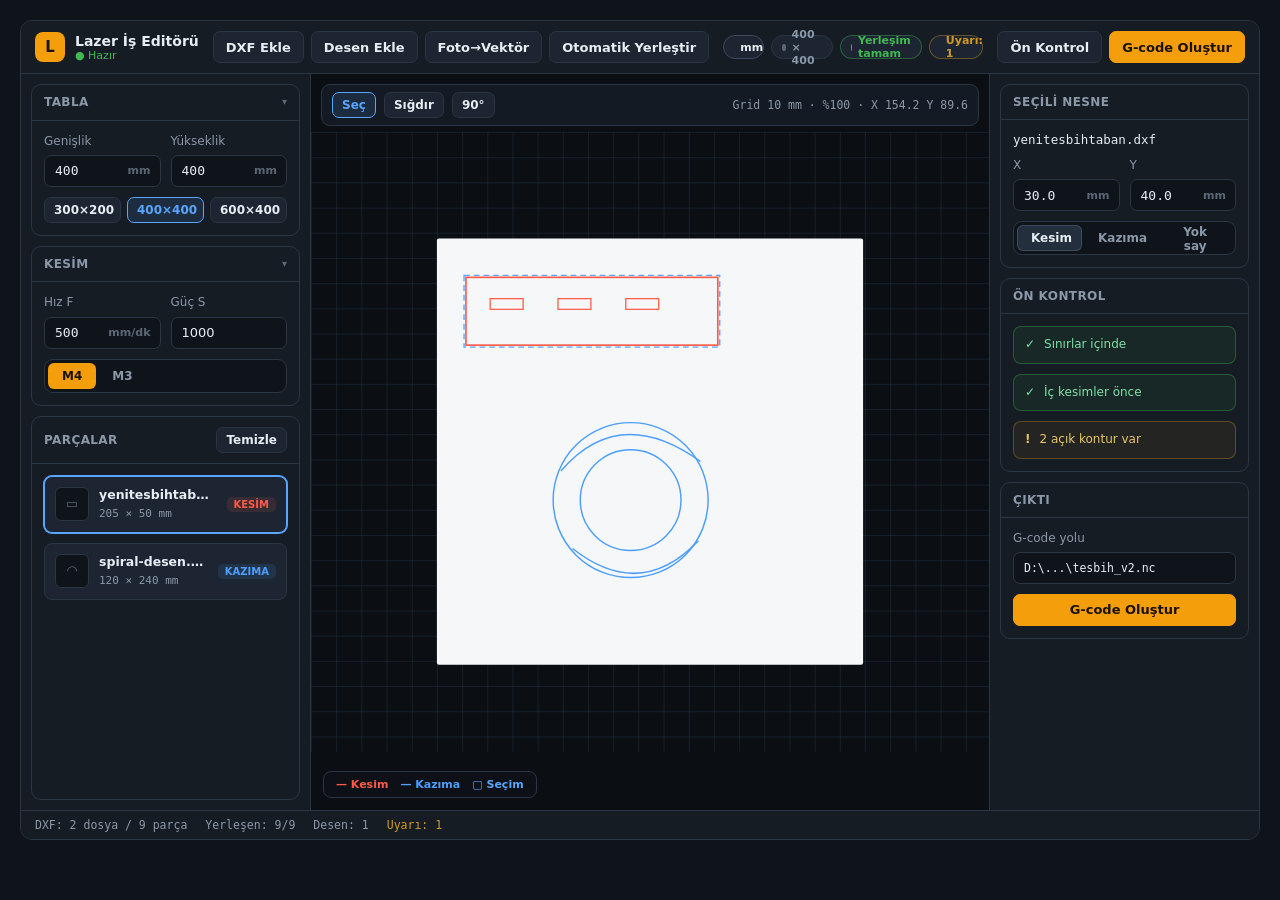
<file: design/screens/editor.html>
<!-- @dsCard group="Ekranlar" name="Editör — tam ekran" width="1440" -->
<!doctype html><html lang="tr"><head><meta charset="utf-8"><title>Editör — tam ekran</title><style>
:root{
  --bg0:#0f141a; --bg1:#151c24; --bg2:#1c2531; --bg3:#232f3d;
  --line:#2a3644; --line-strong:#3b4a5c;
  --ink:#e6edf3; --muted:#8b98a9; --faint:#5b6775;
  --accent:#f59e0b; --accent-strong:#d97706; --accent-ink:#1a1205;
  --cut:#ff5a48; --engrave:#4d9fff; --fill:#93a3b8; --ignore:#5b6775;
  --ok:#3fb950; --warn:#d29922; --danger:#f85149; --selection:#58a6ff;
  --canvas:#0b0f14; --bed:#f5f7f9; --grid:#20303f;
  --r-panel:10px; --r-ctl:7px;
  --shadow:0 10px 30px rgba(0,0,0,.45);
  --font:"Segoe UI",Inter,Roboto,system-ui,sans-serif;
  --mono:Consolas,"Cascadia Mono",monospace;
}
*{box-sizing:border-box;min-width:0}
body{margin:0;padding:20px;background:var(--bg0);color:var(--ink);
  font:13px/1.45 var(--font);-webkit-font-smoothing:antialiased}
h1,h2,h3{margin:0}
.card-note{color:var(--muted);font-size:11px;margin:14px 0 0}

/* --- butonlar --- */
.btn{height:32px;padding:0 12px;border:1px solid var(--line);border-radius:var(--r-ctl);
  background:var(--bg2);color:var(--ink);font:600 13px var(--font);cursor:pointer;white-space:nowrap}
.btn:hover{border-color:var(--line-strong);background:var(--bg3)}
.btn.primary{background:var(--accent);border-color:var(--accent);color:var(--accent-ink)}
.btn.primary:hover{background:var(--accent-strong);border-color:var(--accent-strong)}
.btn.danger{background:transparent;border-color:var(--danger);color:var(--danger)}
.btn.ghost{background:transparent}
.btn.small{height:26px;padding:0 9px;font-size:12px}
.btn.wide{width:100%}
.btn:disabled{opacity:.45;cursor:not-allowed}
.btn.active{border-color:var(--selection);background:rgba(88,166,255,.12);color:var(--selection)}

/* --- girisler --- */
.field{display:flex;flex-direction:column;gap:5px;font-size:12px;color:var(--muted)}
.field b{font-weight:600}
.input,select.input{height:32px;padding:0 10px;border:1px solid var(--line);border-radius:var(--r-ctl);
  background:var(--bg0);color:var(--ink);font:13px var(--font);width:100%}
.input:focus{outline:none;border-color:var(--selection);box-shadow:0 0 0 2px rgba(88,166,255,.2)}
.unit{position:relative;display:flex;align-items:center}
.unit .input{padding-right:44px;font-family:var(--mono)}
.unit em{position:absolute;right:10px;font:600 11px var(--font);font-style:normal;color:var(--faint)}
.checkline{display:flex;align-items:center;gap:8px;font-size:13px;color:var(--ink);cursor:pointer}
.checkline input{width:15px;height:15px;accent-color:var(--accent)}

/* --- chip --- */
.chip{display:inline-flex;align-items:center;gap:6px;height:24px;padding:0 10px;border-radius:999px;
  border:1px solid var(--line);background:var(--bg2);font:600 11px var(--font);color:var(--muted)}
.chip i{width:7px;height:7px;border-radius:50%;background:var(--faint)}
.chip.ok{border-color:rgba(63,185,80,.4);color:var(--ok)}.chip.ok i{background:var(--ok)}
.chip.warn{border-color:rgba(210,153,34,.4);color:var(--warn)}.chip.warn i{background:var(--warn)}
.chip.err{border-color:rgba(248,81,73,.4);color:var(--danger)}.chip.err i{background:var(--danger)}
.chip.locked{border-color:var(--line-strong);color:var(--ink)}.chip.locked i{background:var(--selection)}

/* --- segmented --- */
.seg{display:inline-flex;padding:3px;gap:2px;background:var(--bg0);border:1px solid var(--line);border-radius:9px}
.seg button{height:26px;padding:0 14px;border:0;border-radius:6px;background:transparent;
  color:var(--muted);font:600 12px var(--font);cursor:pointer}
.seg button.on{background:var(--bg3);color:var(--ink);box-shadow:inset 0 0 0 1px var(--line-strong)}
.seg button.on.amber{background:var(--accent);color:var(--accent-ink);box-shadow:none}

/* --- panel bolumu --- */
.panel{width:100%;background:var(--bg1);border:1px solid var(--line);border-radius:var(--r-panel);overflow:hidden}
.panel>header{display:flex;align-items:center;justify-content:space-between;padding:10px 12px;
  border-bottom:1px solid var(--line);cursor:pointer}
.panel>header h3{font:700 12px var(--font);letter-spacing:.4px;text-transform:uppercase;color:var(--muted)}
.panel>header .chev{color:var(--faint);font-size:10px}
.panel .body{padding:12px;display:flex;flex-direction:column;gap:10px}
.grid2{display:grid;grid-template-columns:1fr 1fr;gap:10px}
.hint{font-size:11px;color:var(--faint);margin:0}

/* --- liste karti --- */
.item{display:flex;align-items:center;gap:10px;padding:9px 10px;border:1px solid var(--line);
  border-radius:8px;background:var(--bg2)}
.item.selected{border-color:var(--selection);box-shadow:0 0 0 1px var(--selection)}
.item .thumb{width:34px;height:34px;border-radius:6px;background:var(--bg0);border:1px solid var(--line);
  display:grid;place-items:center;color:var(--faint)}
.item .meta{flex:1;min-width:0}
.item .meta b{display:block;font-size:12.5px;white-space:nowrap;overflow:hidden;text-overflow:ellipsis}
.item .meta span{font:11px var(--mono);color:var(--muted)}
.op{font:700 10px var(--font);padding:2px 7px;border-radius:5px}
.op.cut{color:var(--cut);background:rgba(255,90,72,.12)}
.op.engrave{color:var(--engrave);background:rgba(77,159,255,.12)}

/* --- uyari --- */
.note{display:flex;gap:9px;padding:9px 11px;border-radius:8px;font-size:12px;border:1px solid}
.note i{font-style:normal;font-weight:700}
.note.warn{background:rgba(210,153,34,.08);border-color:rgba(210,153,34,.35);color:#e8c56a}
.note.err{background:rgba(248,81,73,.08);border-color:rgba(248,81,73,.35);color:#ff8a80}
.note.ok{background:rgba(63,185,80,.08);border-color:rgba(63,185,80,.35);color:#7ee2a8}
</style></head><body>
<div style="display:grid;grid-template-rows:auto 1fr auto;height:820px;border:1px solid var(--line);
     border-radius:12px;overflow:hidden;background:var(--bg0)">

  <header style="display:flex;align-items:center;gap:14px;padding:10px 14px;background:var(--bg1);border-bottom:1px solid var(--line)">
    <div style="display:flex;align-items:center;gap:10px">
      <div style="width:30px;height:30px;border-radius:8px;background:var(--accent);color:var(--accent-ink);
           display:grid;place-items:center;font:800 15px var(--font)">L</div>
      <div><div style="font:700 14px var(--font)">Lazer İş Editörü</div>
        <div style="font:11px var(--font);color:var(--ok)">● Hazır</div></div>
    </div>
    <div style="display:flex;gap:7px">
      <button class="btn">DXF Ekle</button>
      <button class="btn">Desen Ekle</button>
      <button class="btn">Foto→Vektör</button>
      <button class="btn">Otomatik Yerleştir</button>
    </div>
    <div style="flex:1;display:flex;gap:7px;justify-content:center">
      <span class="chip locked"><i></i>mm</span>
      <span class="chip"><i></i>400 × 400</span>
      <span class="chip ok"><i></i>Yerleşim tamam</span>
      <span class="chip warn"><i></i>Uyarı: 1</span>
    </div>
    <div style="display:flex;gap:7px">
      <button class="btn">Ön Kontrol</button>
      <button class="btn primary">G-code Oluştur</button>
    </div>
  </header>

  <div style="display:grid;grid-template-columns:290px 1fr 270px;min-height:0">
    <aside style="border-right:1px solid var(--line);background:var(--bg1);padding:10px;display:flex;
           flex-direction:column;gap:10px;overflow:hidden">
      <div class="panel"><header><h3>Tabla</h3><span class="chev">▾</span></header>
        <div class="body">
          <div class="grid2">
            <label class="field">Genişlik<span class="unit"><input class="input" value="400"><em>mm</em></span></label>
            <label class="field">Yükseklik<span class="unit"><input class="input" value="400"><em>mm</em></span></label>
          </div>
          <div style="display:flex;gap:6px">
            <button class="btn small">300×200</button><button class="btn small active">400×400</button><button class="btn small">600×400</button>
          </div>
        </div>
      </div>
      <div class="panel"><header><h3>Kesim</h3><span class="chev">▾</span></header>
        <div class="body">
          <div class="grid2">
            <label class="field">Hız F<span class="unit"><input class="input" value="500"><em>mm/dk</em></span></label>
            <label class="field">Güç S<input class="input" value="1000"></label>
          </div>
          <div class="seg"><button class="on amber">M4</button><button>M3</button></div>
        </div>
      </div>
      <div class="panel" style="flex:1"><header><h3>Parçalar</h3><button class="btn small">Temizle</button></header>
        <div class="body">
          <div class="item selected"><div class="thumb">▭</div>
            <div class="meta"><b>yenitesbihtaban.dxf</b><span>205 × 50 mm</span></div><span class="op cut">KESİM</span></div>
          <div class="item"><div class="thumb">◠</div>
            <div class="meta"><b>spiral-desen.svg</b><span>120 × 240 mm</span></div><span class="op engrave">KAZIMA</span></div>
        </div>
      </div>
    </aside>

    <section style="position:relative;background:var(--canvas);min-height:0">
      <div style="position:absolute;top:10px;left:10px;right:10px;display:flex;align-items:center;gap:8px;
           padding:7px 10px;background:rgba(21,28,36,.92);border:1px solid var(--line);border-radius:9px">
        <button class="btn small active">Seç</button><button class="btn small">Sığdır</button>
        <button class="btn small">90°</button>
        <div style="flex:1"></div>
        <span style="font:11.5px var(--mono);color:var(--muted)">Grid 10 mm · %100 · X 154.2 Y 89.6</span>
      </div>
      <svg width="100%" height="100%" viewBox="0 0 700 640" preserveAspectRatio="xMidYMid meet">
        <defs><pattern id="gg" width="26" height="26" patternUnits="userSpaceOnUse">
          <path d="M26 0H0V26" fill="none" stroke="#20303f" stroke-width="1"/></pattern></defs>
        <rect width="700" height="640" fill="url(#gg)"/>
        <rect x="130" y="110" width="440" height="440" fill="#f5f7f9" rx="2"/>
        <rect x="160" y="150" width="260" height="70" fill="none" stroke="#ff5a48" stroke-width="1.7"/>
        <rect x="185" y="172" width="34" height="11" fill="none" stroke="#ff5a48" stroke-width="1.3"/>
        <rect x="255" y="172" width="34" height="11" fill="none" stroke="#ff5a48" stroke-width="1.3"/>
        <rect x="325" y="172" width="34" height="11" fill="none" stroke="#ff5a48" stroke-width="1.3"/>
        <rect x="158" y="148" width="264" height="74" fill="none" stroke="#58a6ff" stroke-width="1.4" stroke-dasharray="6 4"/>
        <g fill="none" stroke="#4d9fff" stroke-width="1.5">
          <circle cx="330" cy="380" r="80"/><circle cx="330" cy="380" r="52"/>
          <path d="M258 350 q60 -70 144 -10"/><path d="M270 430 q70 55 130 -8"/>
        </g>
      </svg>
      <div style="position:absolute;left:12px;bottom:12px;display:flex;gap:12px;padding:6px 12px;
           background:rgba(13,17,23,.85);border:1px solid var(--line);border-radius:8px;font:600 11px var(--font)">
        <span style="color:var(--cut)">— Kesim</span><span style="color:var(--engrave)">— Kazıma</span>
        <span style="color:var(--selection)">▢ Seçim</span>
      </div>
    </section>

    <aside style="border-left:1px solid var(--line);background:var(--bg1);padding:10px;display:flex;flex-direction:column;gap:10px">
      <div class="panel"><header><h3>Seçili Nesne</h3></header>
        <div class="body">
          <div style="font:12.5px var(--mono);color:var(--ink)">yenitesbihtaban.dxf</div>
          <div class="grid2">
            <label class="field">X<span class="unit"><input class="input" value="30.0"><em>mm</em></span></label>
            <label class="field">Y<span class="unit"><input class="input" value="40.0"><em>mm</em></span></label>
          </div>
          <div class="seg"><button class="on">Kesim</button><button>Kazıma</button><button>Yok say</button></div>
        </div>
      </div>
      <div class="panel"><header><h3>Ön Kontrol</h3></header>
        <div class="body">
          <div class="note ok"><i>✓</i>Sınırlar içinde</div>
          <div class="note ok"><i>✓</i>İç kesimler önce</div>
          <div class="note warn"><i>!</i>2 açık kontur var</div>
        </div>
      </div>
      <div class="panel"><header><h3>Çıktı</h3></header>
        <div class="body">
          <label class="field">G-code yolu<input class="input" value="D:\...\tesbih_v2.nc" style="font-family:var(--mono);font-size:11.5px"></label>
          <button class="btn primary wide">G-code Oluştur</button>
        </div>
      </div>
    </aside>
  </div>

  <footer style="display:flex;gap:18px;padding:7px 14px;background:var(--bg1);border-top:1px solid var(--line);
       font:11.5px var(--mono);color:var(--muted)">
    <span>DXF: 2 dosya / 9 parça</span><span>Yerleşen: 9/9</span><span>Desen: 1</span>
    <span style="color:var(--warn)">Uyarı: 1</span>
  </footer>
</div>
</body></html>
</file>
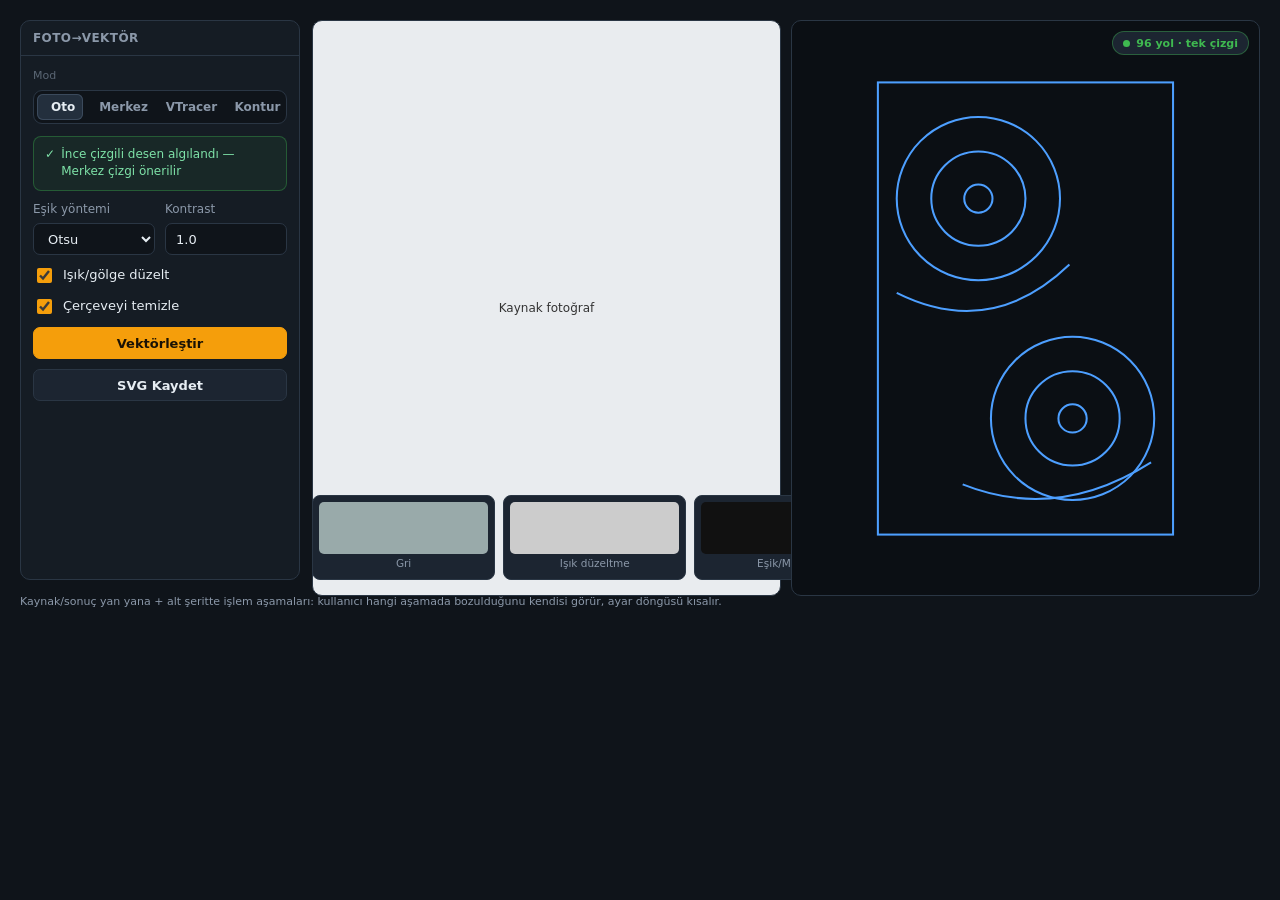
<file: design/screens/vektor-studyo.html>
<!-- @dsCard group="Ekranlar" name="Foto→Vektör stüdyosu" width="1200" -->
<!doctype html><html lang="tr"><head><meta charset="utf-8"><title>Foto→Vektör stüdyosu</title><style>
:root{
  --bg0:#0f141a; --bg1:#151c24; --bg2:#1c2531; --bg3:#232f3d;
  --line:#2a3644; --line-strong:#3b4a5c;
  --ink:#e6edf3; --muted:#8b98a9; --faint:#5b6775;
  --accent:#f59e0b; --accent-strong:#d97706; --accent-ink:#1a1205;
  --cut:#ff5a48; --engrave:#4d9fff; --fill:#93a3b8; --ignore:#5b6775;
  --ok:#3fb950; --warn:#d29922; --danger:#f85149; --selection:#58a6ff;
  --canvas:#0b0f14; --bed:#f5f7f9; --grid:#20303f;
  --r-panel:10px; --r-ctl:7px;
  --shadow:0 10px 30px rgba(0,0,0,.45);
  --font:"Segoe UI",Inter,Roboto,system-ui,sans-serif;
  --mono:Consolas,"Cascadia Mono",monospace;
}
*{box-sizing:border-box;min-width:0}
body{margin:0;padding:20px;background:var(--bg0);color:var(--ink);
  font:13px/1.45 var(--font);-webkit-font-smoothing:antialiased}
h1,h2,h3{margin:0}
.card-note{color:var(--muted);font-size:11px;margin:14px 0 0}

/* --- butonlar --- */
.btn{height:32px;padding:0 12px;border:1px solid var(--line);border-radius:var(--r-ctl);
  background:var(--bg2);color:var(--ink);font:600 13px var(--font);cursor:pointer;white-space:nowrap}
.btn:hover{border-color:var(--line-strong);background:var(--bg3)}
.btn.primary{background:var(--accent);border-color:var(--accent);color:var(--accent-ink)}
.btn.primary:hover{background:var(--accent-strong);border-color:var(--accent-strong)}
.btn.danger{background:transparent;border-color:var(--danger);color:var(--danger)}
.btn.ghost{background:transparent}
.btn.small{height:26px;padding:0 9px;font-size:12px}
.btn.wide{width:100%}
.btn:disabled{opacity:.45;cursor:not-allowed}
.btn.active{border-color:var(--selection);background:rgba(88,166,255,.12);color:var(--selection)}

/* --- girisler --- */
.field{display:flex;flex-direction:column;gap:5px;font-size:12px;color:var(--muted)}
.field b{font-weight:600}
.input,select.input{height:32px;padding:0 10px;border:1px solid var(--line);border-radius:var(--r-ctl);
  background:var(--bg0);color:var(--ink);font:13px var(--font);width:100%}
.input:focus{outline:none;border-color:var(--selection);box-shadow:0 0 0 2px rgba(88,166,255,.2)}
.unit{position:relative;display:flex;align-items:center}
.unit .input{padding-right:44px;font-family:var(--mono)}
.unit em{position:absolute;right:10px;font:600 11px var(--font);font-style:normal;color:var(--faint)}
.checkline{display:flex;align-items:center;gap:8px;font-size:13px;color:var(--ink);cursor:pointer}
.checkline input{width:15px;height:15px;accent-color:var(--accent)}

/* --- chip --- */
.chip{display:inline-flex;align-items:center;gap:6px;height:24px;padding:0 10px;border-radius:999px;
  border:1px solid var(--line);background:var(--bg2);font:600 11px var(--font);color:var(--muted)}
.chip i{width:7px;height:7px;border-radius:50%;background:var(--faint)}
.chip.ok{border-color:rgba(63,185,80,.4);color:var(--ok)}.chip.ok i{background:var(--ok)}
.chip.warn{border-color:rgba(210,153,34,.4);color:var(--warn)}.chip.warn i{background:var(--warn)}
.chip.err{border-color:rgba(248,81,73,.4);color:var(--danger)}.chip.err i{background:var(--danger)}
.chip.locked{border-color:var(--line-strong);color:var(--ink)}.chip.locked i{background:var(--selection)}

/* --- segmented --- */
.seg{display:inline-flex;padding:3px;gap:2px;background:var(--bg0);border:1px solid var(--line);border-radius:9px}
.seg button{height:26px;padding:0 14px;border:0;border-radius:6px;background:transparent;
  color:var(--muted);font:600 12px var(--font);cursor:pointer}
.seg button.on{background:var(--bg3);color:var(--ink);box-shadow:inset 0 0 0 1px var(--line-strong)}
.seg button.on.amber{background:var(--accent);color:var(--accent-ink);box-shadow:none}

/* --- panel bolumu --- */
.panel{width:100%;background:var(--bg1);border:1px solid var(--line);border-radius:var(--r-panel);overflow:hidden}
.panel>header{display:flex;align-items:center;justify-content:space-between;padding:10px 12px;
  border-bottom:1px solid var(--line);cursor:pointer}
.panel>header h3{font:700 12px var(--font);letter-spacing:.4px;text-transform:uppercase;color:var(--muted)}
.panel>header .chev{color:var(--faint);font-size:10px}
.panel .body{padding:12px;display:flex;flex-direction:column;gap:10px}
.grid2{display:grid;grid-template-columns:1fr 1fr;gap:10px}
.hint{font-size:11px;color:var(--faint);margin:0}

/* --- liste karti --- */
.item{display:flex;align-items:center;gap:10px;padding:9px 10px;border:1px solid var(--line);
  border-radius:8px;background:var(--bg2)}
.item.selected{border-color:var(--selection);box-shadow:0 0 0 1px var(--selection)}
.item .thumb{width:34px;height:34px;border-radius:6px;background:var(--bg0);border:1px solid var(--line);
  display:grid;place-items:center;color:var(--faint)}
.item .meta{flex:1;min-width:0}
.item .meta b{display:block;font-size:12.5px;white-space:nowrap;overflow:hidden;text-overflow:ellipsis}
.item .meta span{font:11px var(--mono);color:var(--muted)}
.op{font:700 10px var(--font);padding:2px 7px;border-radius:5px}
.op.cut{color:var(--cut);background:rgba(255,90,72,.12)}
.op.engrave{color:var(--engrave);background:rgba(77,159,255,.12)}

/* --- uyari --- */
.note{display:flex;gap:9px;padding:9px 11px;border-radius:8px;font-size:12px;border:1px solid}
.note i{font-style:normal;font-weight:700}
.note.warn{background:rgba(210,153,34,.08);border-color:rgba(210,153,34,.35);color:#e8c56a}
.note.err{background:rgba(248,81,73,.08);border-color:rgba(248,81,73,.35);color:#ff8a80}
.note.ok{background:rgba(63,185,80,.08);border-color:rgba(63,185,80,.35);color:#7ee2a8}
</style></head><body>
<div style="display:grid;grid-template-columns:280px 1fr;gap:12px;height:560px">
  <aside class="panel"><header><h3>Foto→Vektör</h3></header>
    <div class="body">
      <div class="hint" style="margin-bottom:-4px">Mod</div>
      <div class="seg" style="display:flex"><button class="on">Oto</button><button>Merkez</button><button>VTracer</button><button>Kontur</button></div>
      <div class="note ok" style="margin-top:2px"><i>✓</i>İnce çizgili desen algılandı — Merkez çizgi önerilir</div>
      <div class="grid2">
        <label class="field">Eşik yöntemi<select class="input"><option>Otsu</option><option>Adaptif</option></select></label>
        <label class="field">Kontrast<input class="input" value="1.0"></label>
      </div>
      <label class="checkline"><input type="checkbox" checked> Işık/gölge düzelt</label>
      <label class="checkline"><input type="checkbox" checked> Çerçeveyi temizle</label>
      <button class="btn primary wide">Vektörleştir</button>
      <button class="btn wide">SVG Kaydet</button>
    </div>
  </aside>
  <section style="display:grid;grid-template-rows:1fr auto;gap:10px;min-height:0">
    <div style="display:grid;grid-template-columns:1fr 1fr;gap:10px;min-height:0">
      <div style="border:1px solid var(--line);border-radius:10px;background:#e9ecef;display:grid;place-items:center;color:#333;font:12px var(--font)">Kaynak fotoğraf</div>
      <div style="position:relative;border:1px solid var(--line);border-radius:10px;background:var(--canvas);display:grid;place-items:center">
        <svg width="82%" height="82%" viewBox="0 0 200 300">
          <g fill="none" stroke="#4d9fff" stroke-width="1.3">
            <rect x="6" y="6" width="188" height="288"/>
            <circle cx="70" cy="80" r="52"/><circle cx="70" cy="80" r="30"/><circle cx="70" cy="80" r="9"/>
            <path d="M18 140 q60 30 110 -18"/><circle cx="130" cy="220" r="52"/>
            <circle cx="130" cy="220" r="30"/><circle cx="130" cy="220" r="9"/>
            <path d="M60 262 q60 24 120 -14"/>
          </g>
        </svg>
        <span class="chip ok" style="position:absolute;top:10px;right:10px"><i></i>96 yol · tek çizgi</span>
      </div>
    </div>
    <div style="display:flex;gap:8px">
<div style="flex:1;border:1px solid var(--line);border-radius:8px;background:var(--bg2);padding:6px;text-align:center"><div style="height:52px;border-radius:5px;background:#9aa"></div><small style="color:var(--muted);font-size:10.5px">Gri</small></div><div style="flex:1;border:1px solid var(--line);border-radius:8px;background:var(--bg2);padding:6px;text-align:center"><div style="height:52px;border-radius:5px;background:#ccc"></div><small style="color:var(--muted);font-size:10.5px">Işık düzeltme</small></div><div style="flex:1;border:1px solid var(--line);border-radius:8px;background:var(--bg2);padding:6px;text-align:center"><div style="height:52px;border-radius:5px;background:#111"></div><small style="color:var(--muted);font-size:10.5px">Eşik/Maske</small></div><div style="flex:1;border:1px solid var(--line);border-radius:8px;background:var(--bg2);padding:6px;text-align:center"><div style="height:52px;border-radius:5px;background:#0a0a0a"></div><small style="color:var(--muted);font-size:10.5px">Temiz maske</small></div><div style="flex:1;border:1px solid var(--line);border-radius:8px;background:var(--bg2);padding:6px;text-align:center"><div style="height:52px;border-radius:5px;background:#05070a"></div><small style="color:var(--muted);font-size:10.5px">Merkez çizgi</small></div>
    </div>
  </section>
</div>
<p class="card-note">Kaynak/sonuç yan yana + alt şeritte işlem aşamaları: kullanıcı hangi aşamada bozulduğunu kendisi görür, ayar döngüsü kısalır.</p>
</body></html>
</file>
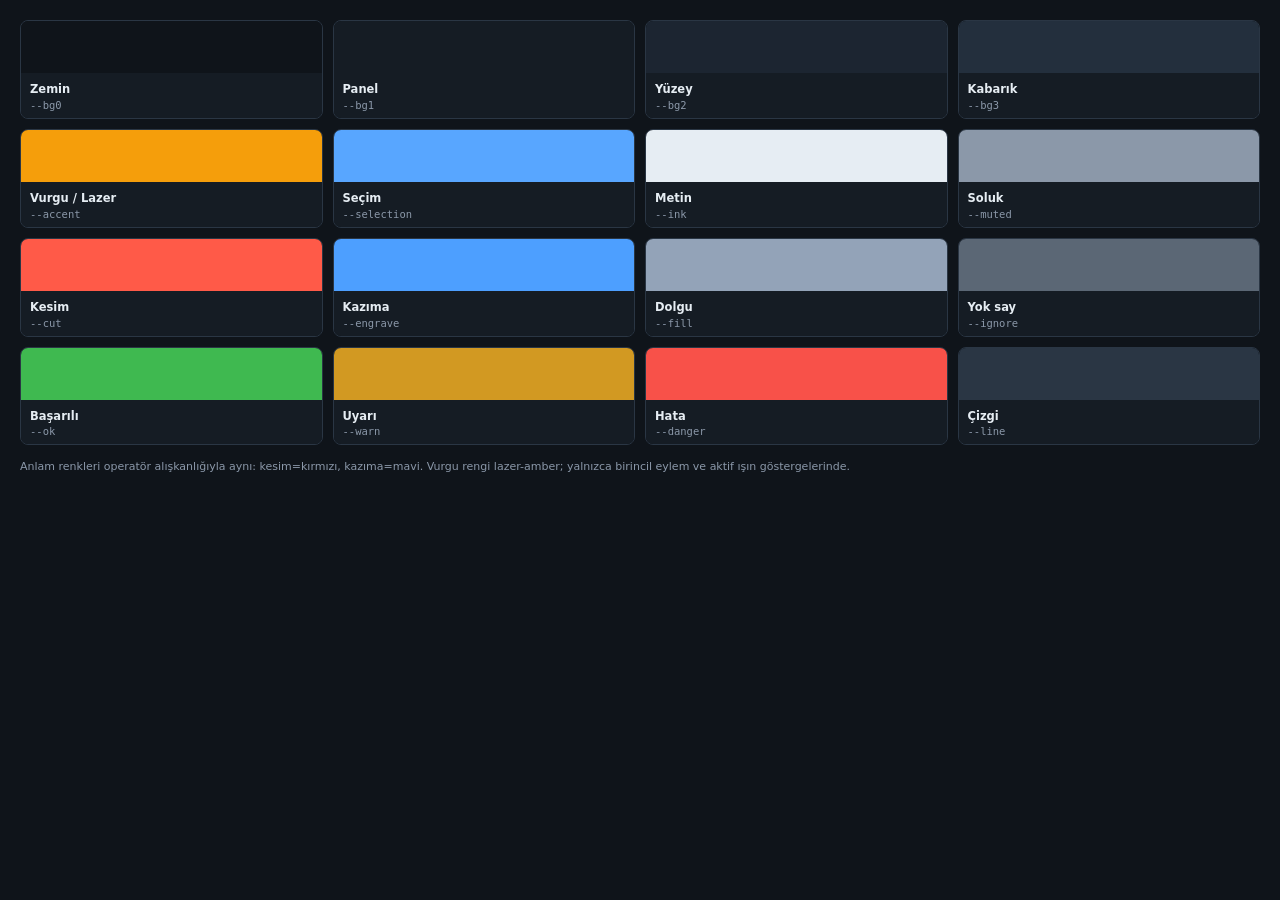
<file: design/tokens/renkler.html>
<!-- @dsCard group="Temeller" name="Renk paleti" width="560" -->
<!doctype html><html lang="tr"><head><meta charset="utf-8"><title>Renk paleti</title><style>
:root{
  --bg0:#0f141a; --bg1:#151c24; --bg2:#1c2531; --bg3:#232f3d;
  --line:#2a3644; --line-strong:#3b4a5c;
  --ink:#e6edf3; --muted:#8b98a9; --faint:#5b6775;
  --accent:#f59e0b; --accent-strong:#d97706; --accent-ink:#1a1205;
  --cut:#ff5a48; --engrave:#4d9fff; --fill:#93a3b8; --ignore:#5b6775;
  --ok:#3fb950; --warn:#d29922; --danger:#f85149; --selection:#58a6ff;
  --canvas:#0b0f14; --bed:#f5f7f9; --grid:#20303f;
  --r-panel:10px; --r-ctl:7px;
  --shadow:0 10px 30px rgba(0,0,0,.45);
  --font:"Segoe UI",Inter,Roboto,system-ui,sans-serif;
  --mono:Consolas,"Cascadia Mono",monospace;
}
*{box-sizing:border-box;min-width:0}
body{margin:0;padding:20px;background:var(--bg0);color:var(--ink);
  font:13px/1.45 var(--font);-webkit-font-smoothing:antialiased}
h1,h2,h3{margin:0}
.card-note{color:var(--muted);font-size:11px;margin:14px 0 0}

/* --- butonlar --- */
.btn{height:32px;padding:0 12px;border:1px solid var(--line);border-radius:var(--r-ctl);
  background:var(--bg2);color:var(--ink);font:600 13px var(--font);cursor:pointer;white-space:nowrap}
.btn:hover{border-color:var(--line-strong);background:var(--bg3)}
.btn.primary{background:var(--accent);border-color:var(--accent);color:var(--accent-ink)}
.btn.primary:hover{background:var(--accent-strong);border-color:var(--accent-strong)}
.btn.danger{background:transparent;border-color:var(--danger);color:var(--danger)}
.btn.ghost{background:transparent}
.btn.small{height:26px;padding:0 9px;font-size:12px}
.btn.wide{width:100%}
.btn:disabled{opacity:.45;cursor:not-allowed}
.btn.active{border-color:var(--selection);background:rgba(88,166,255,.12);color:var(--selection)}

/* --- girisler --- */
.field{display:flex;flex-direction:column;gap:5px;font-size:12px;color:var(--muted)}
.field b{font-weight:600}
.input,select.input{height:32px;padding:0 10px;border:1px solid var(--line);border-radius:var(--r-ctl);
  background:var(--bg0);color:var(--ink);font:13px var(--font);width:100%}
.input:focus{outline:none;border-color:var(--selection);box-shadow:0 0 0 2px rgba(88,166,255,.2)}
.unit{position:relative;display:flex;align-items:center}
.unit .input{padding-right:44px;font-family:var(--mono)}
.unit em{position:absolute;right:10px;font:600 11px var(--font);font-style:normal;color:var(--faint)}
.checkline{display:flex;align-items:center;gap:8px;font-size:13px;color:var(--ink);cursor:pointer}
.checkline input{width:15px;height:15px;accent-color:var(--accent)}

/* --- chip --- */
.chip{display:inline-flex;align-items:center;gap:6px;height:24px;padding:0 10px;border-radius:999px;
  border:1px solid var(--line);background:var(--bg2);font:600 11px var(--font);color:var(--muted)}
.chip i{width:7px;height:7px;border-radius:50%;background:var(--faint)}
.chip.ok{border-color:rgba(63,185,80,.4);color:var(--ok)}.chip.ok i{background:var(--ok)}
.chip.warn{border-color:rgba(210,153,34,.4);color:var(--warn)}.chip.warn i{background:var(--warn)}
.chip.err{border-color:rgba(248,81,73,.4);color:var(--danger)}.chip.err i{background:var(--danger)}
.chip.locked{border-color:var(--line-strong);color:var(--ink)}.chip.locked i{background:var(--selection)}

/* --- segmented --- */
.seg{display:inline-flex;padding:3px;gap:2px;background:var(--bg0);border:1px solid var(--line);border-radius:9px}
.seg button{height:26px;padding:0 14px;border:0;border-radius:6px;background:transparent;
  color:var(--muted);font:600 12px var(--font);cursor:pointer}
.seg button.on{background:var(--bg3);color:var(--ink);box-shadow:inset 0 0 0 1px var(--line-strong)}
.seg button.on.amber{background:var(--accent);color:var(--accent-ink);box-shadow:none}

/* --- panel bolumu --- */
.panel{width:100%;background:var(--bg1);border:1px solid var(--line);border-radius:var(--r-panel);overflow:hidden}
.panel>header{display:flex;align-items:center;justify-content:space-between;padding:10px 12px;
  border-bottom:1px solid var(--line);cursor:pointer}
.panel>header h3{font:700 12px var(--font);letter-spacing:.4px;text-transform:uppercase;color:var(--muted)}
.panel>header .chev{color:var(--faint);font-size:10px}
.panel .body{padding:12px;display:flex;flex-direction:column;gap:10px}
.grid2{display:grid;grid-template-columns:1fr 1fr;gap:10px}
.hint{font-size:11px;color:var(--faint);margin:0}

/* --- liste karti --- */
.item{display:flex;align-items:center;gap:10px;padding:9px 10px;border:1px solid var(--line);
  border-radius:8px;background:var(--bg2)}
.item.selected{border-color:var(--selection);box-shadow:0 0 0 1px var(--selection)}
.item .thumb{width:34px;height:34px;border-radius:6px;background:var(--bg0);border:1px solid var(--line);
  display:grid;place-items:center;color:var(--faint)}
.item .meta{flex:1;min-width:0}
.item .meta b{display:block;font-size:12.5px;white-space:nowrap;overflow:hidden;text-overflow:ellipsis}
.item .meta span{font:11px var(--mono);color:var(--muted)}
.op{font:700 10px var(--font);padding:2px 7px;border-radius:5px}
.op.cut{color:var(--cut);background:rgba(255,90,72,.12)}
.op.engrave{color:var(--engrave);background:rgba(77,159,255,.12)}

/* --- uyari --- */
.note{display:flex;gap:9px;padding:9px 11px;border-radius:8px;font-size:12px;border:1px solid}
.note i{font-style:normal;font-weight:700}
.note.warn{background:rgba(210,153,34,.08);border-color:rgba(210,153,34,.35);color:#e8c56a}
.note.err{background:rgba(248,81,73,.08);border-color:rgba(248,81,73,.35);color:#ff8a80}
.note.ok{background:rgba(63,185,80,.08);border-color:rgba(63,185,80,.35);color:#7ee2a8}
</style></head><body>
<div style="display:grid;grid-template-columns:repeat(4,1fr);gap:10px">
<div style="border:1px solid var(--line);border-radius:8px;overflow:hidden"><div style="height:52px;background:var(--bg0)"></div><div style="padding:7px 9px;background:var(--bg1)"><b style="font-size:11.5px">Zemin</b><div style="font:10.5px var(--mono);color:var(--muted)">--bg0</div></div></div><div style="border:1px solid var(--line);border-radius:8px;overflow:hidden"><div style="height:52px;background:var(--bg1)"></div><div style="padding:7px 9px;background:var(--bg1)"><b style="font-size:11.5px">Panel</b><div style="font:10.5px var(--mono);color:var(--muted)">--bg1</div></div></div><div style="border:1px solid var(--line);border-radius:8px;overflow:hidden"><div style="height:52px;background:var(--bg2)"></div><div style="padding:7px 9px;background:var(--bg1)"><b style="font-size:11.5px">Yüzey</b><div style="font:10.5px var(--mono);color:var(--muted)">--bg2</div></div></div><div style="border:1px solid var(--line);border-radius:8px;overflow:hidden"><div style="height:52px;background:var(--bg3)"></div><div style="padding:7px 9px;background:var(--bg1)"><b style="font-size:11.5px">Kabarık</b><div style="font:10.5px var(--mono);color:var(--muted)">--bg3</div></div></div><div style="border:1px solid var(--line);border-radius:8px;overflow:hidden"><div style="height:52px;background:var(--accent)"></div><div style="padding:7px 9px;background:var(--bg1)"><b style="font-size:11.5px">Vurgu / Lazer</b><div style="font:10.5px var(--mono);color:var(--muted)">--accent</div></div></div><div style="border:1px solid var(--line);border-radius:8px;overflow:hidden"><div style="height:52px;background:var(--selection)"></div><div style="padding:7px 9px;background:var(--bg1)"><b style="font-size:11.5px">Seçim</b><div style="font:10.5px var(--mono);color:var(--muted)">--selection</div></div></div><div style="border:1px solid var(--line);border-radius:8px;overflow:hidden"><div style="height:52px;background:var(--ink)"></div><div style="padding:7px 9px;background:var(--bg1)"><b style="font-size:11.5px">Metin</b><div style="font:10.5px var(--mono);color:var(--muted)">--ink</div></div></div><div style="border:1px solid var(--line);border-radius:8px;overflow:hidden"><div style="height:52px;background:var(--muted)"></div><div style="padding:7px 9px;background:var(--bg1)"><b style="font-size:11.5px">Soluk</b><div style="font:10.5px var(--mono);color:var(--muted)">--muted</div></div></div><div style="border:1px solid var(--line);border-radius:8px;overflow:hidden"><div style="height:52px;background:var(--cut)"></div><div style="padding:7px 9px;background:var(--bg1)"><b style="font-size:11.5px">Kesim</b><div style="font:10.5px var(--mono);color:var(--muted)">--cut</div></div></div><div style="border:1px solid var(--line);border-radius:8px;overflow:hidden"><div style="height:52px;background:var(--engrave)"></div><div style="padding:7px 9px;background:var(--bg1)"><b style="font-size:11.5px">Kazıma</b><div style="font:10.5px var(--mono);color:var(--muted)">--engrave</div></div></div><div style="border:1px solid var(--line);border-radius:8px;overflow:hidden"><div style="height:52px;background:var(--fill)"></div><div style="padding:7px 9px;background:var(--bg1)"><b style="font-size:11.5px">Dolgu</b><div style="font:10.5px var(--mono);color:var(--muted)">--fill</div></div></div><div style="border:1px solid var(--line);border-radius:8px;overflow:hidden"><div style="height:52px;background:var(--ignore)"></div><div style="padding:7px 9px;background:var(--bg1)"><b style="font-size:11.5px">Yok say</b><div style="font:10.5px var(--mono);color:var(--muted)">--ignore</div></div></div><div style="border:1px solid var(--line);border-radius:8px;overflow:hidden"><div style="height:52px;background:var(--ok)"></div><div style="padding:7px 9px;background:var(--bg1)"><b style="font-size:11.5px">Başarılı</b><div style="font:10.5px var(--mono);color:var(--muted)">--ok</div></div></div><div style="border:1px solid var(--line);border-radius:8px;overflow:hidden"><div style="height:52px;background:var(--warn)"></div><div style="padding:7px 9px;background:var(--bg1)"><b style="font-size:11.5px">Uyarı</b><div style="font:10.5px var(--mono);color:var(--muted)">--warn</div></div></div><div style="border:1px solid var(--line);border-radius:8px;overflow:hidden"><div style="height:52px;background:var(--danger)"></div><div style="padding:7px 9px;background:var(--bg1)"><b style="font-size:11.5px">Hata</b><div style="font:10.5px var(--mono);color:var(--muted)">--danger</div></div></div><div style="border:1px solid var(--line);border-radius:8px;overflow:hidden"><div style="height:52px;background:var(--line)"></div><div style="padding:7px 9px;background:var(--bg1)"><b style="font-size:11.5px">Çizgi</b><div style="font:10.5px var(--mono);color:var(--muted)">--line</div></div></div>
</div>
<p class="card-note">Anlam renkleri operatör alışkanlığıyla aynı: kesim=kırmızı, kazıma=mavi. Vurgu rengi lazer-amber; yalnızca birincil eylem ve aktif ışın göstergelerinde.</p>
</body></html>
</file>
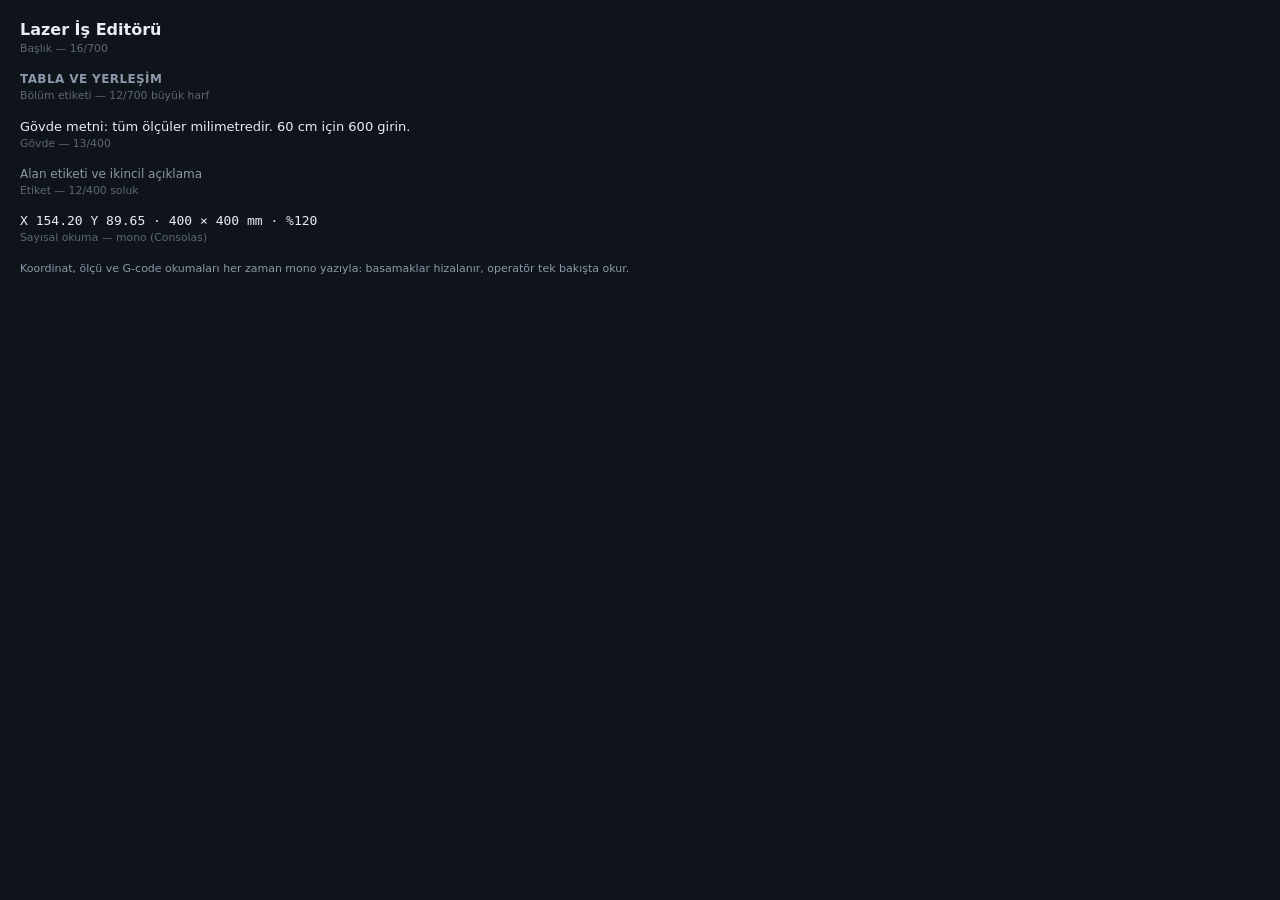
<file: design/tokens/tipografi.html>
<!-- @dsCard group="Temeller" name="Tipografi" width="460" -->
<!doctype html><html lang="tr"><head><meta charset="utf-8"><title>Tipografi</title><style>
:root{
  --bg0:#0f141a; --bg1:#151c24; --bg2:#1c2531; --bg3:#232f3d;
  --line:#2a3644; --line-strong:#3b4a5c;
  --ink:#e6edf3; --muted:#8b98a9; --faint:#5b6775;
  --accent:#f59e0b; --accent-strong:#d97706; --accent-ink:#1a1205;
  --cut:#ff5a48; --engrave:#4d9fff; --fill:#93a3b8; --ignore:#5b6775;
  --ok:#3fb950; --warn:#d29922; --danger:#f85149; --selection:#58a6ff;
  --canvas:#0b0f14; --bed:#f5f7f9; --grid:#20303f;
  --r-panel:10px; --r-ctl:7px;
  --shadow:0 10px 30px rgba(0,0,0,.45);
  --font:"Segoe UI",Inter,Roboto,system-ui,sans-serif;
  --mono:Consolas,"Cascadia Mono",monospace;
}
*{box-sizing:border-box;min-width:0}
body{margin:0;padding:20px;background:var(--bg0);color:var(--ink);
  font:13px/1.45 var(--font);-webkit-font-smoothing:antialiased}
h1,h2,h3{margin:0}
.card-note{color:var(--muted);font-size:11px;margin:14px 0 0}

/* --- butonlar --- */
.btn{height:32px;padding:0 12px;border:1px solid var(--line);border-radius:var(--r-ctl);
  background:var(--bg2);color:var(--ink);font:600 13px var(--font);cursor:pointer;white-space:nowrap}
.btn:hover{border-color:var(--line-strong);background:var(--bg3)}
.btn.primary{background:var(--accent);border-color:var(--accent);color:var(--accent-ink)}
.btn.primary:hover{background:var(--accent-strong);border-color:var(--accent-strong)}
.btn.danger{background:transparent;border-color:var(--danger);color:var(--danger)}
.btn.ghost{background:transparent}
.btn.small{height:26px;padding:0 9px;font-size:12px}
.btn.wide{width:100%}
.btn:disabled{opacity:.45;cursor:not-allowed}
.btn.active{border-color:var(--selection);background:rgba(88,166,255,.12);color:var(--selection)}

/* --- girisler --- */
.field{display:flex;flex-direction:column;gap:5px;font-size:12px;color:var(--muted)}
.field b{font-weight:600}
.input,select.input{height:32px;padding:0 10px;border:1px solid var(--line);border-radius:var(--r-ctl);
  background:var(--bg0);color:var(--ink);font:13px var(--font);width:100%}
.input:focus{outline:none;border-color:var(--selection);box-shadow:0 0 0 2px rgba(88,166,255,.2)}
.unit{position:relative;display:flex;align-items:center}
.unit .input{padding-right:44px;font-family:var(--mono)}
.unit em{position:absolute;right:10px;font:600 11px var(--font);font-style:normal;color:var(--faint)}
.checkline{display:flex;align-items:center;gap:8px;font-size:13px;color:var(--ink);cursor:pointer}
.checkline input{width:15px;height:15px;accent-color:var(--accent)}

/* --- chip --- */
.chip{display:inline-flex;align-items:center;gap:6px;height:24px;padding:0 10px;border-radius:999px;
  border:1px solid var(--line);background:var(--bg2);font:600 11px var(--font);color:var(--muted)}
.chip i{width:7px;height:7px;border-radius:50%;background:var(--faint)}
.chip.ok{border-color:rgba(63,185,80,.4);color:var(--ok)}.chip.ok i{background:var(--ok)}
.chip.warn{border-color:rgba(210,153,34,.4);color:var(--warn)}.chip.warn i{background:var(--warn)}
.chip.err{border-color:rgba(248,81,73,.4);color:var(--danger)}.chip.err i{background:var(--danger)}
.chip.locked{border-color:var(--line-strong);color:var(--ink)}.chip.locked i{background:var(--selection)}

/* --- segmented --- */
.seg{display:inline-flex;padding:3px;gap:2px;background:var(--bg0);border:1px solid var(--line);border-radius:9px}
.seg button{height:26px;padding:0 14px;border:0;border-radius:6px;background:transparent;
  color:var(--muted);font:600 12px var(--font);cursor:pointer}
.seg button.on{background:var(--bg3);color:var(--ink);box-shadow:inset 0 0 0 1px var(--line-strong)}
.seg button.on.amber{background:var(--accent);color:var(--accent-ink);box-shadow:none}

/* --- panel bolumu --- */
.panel{width:100%;background:var(--bg1);border:1px solid var(--line);border-radius:var(--r-panel);overflow:hidden}
.panel>header{display:flex;align-items:center;justify-content:space-between;padding:10px 12px;
  border-bottom:1px solid var(--line);cursor:pointer}
.panel>header h3{font:700 12px var(--font);letter-spacing:.4px;text-transform:uppercase;color:var(--muted)}
.panel>header .chev{color:var(--faint);font-size:10px}
.panel .body{padding:12px;display:flex;flex-direction:column;gap:10px}
.grid2{display:grid;grid-template-columns:1fr 1fr;gap:10px}
.hint{font-size:11px;color:var(--faint);margin:0}

/* --- liste karti --- */
.item{display:flex;align-items:center;gap:10px;padding:9px 10px;border:1px solid var(--line);
  border-radius:8px;background:var(--bg2)}
.item.selected{border-color:var(--selection);box-shadow:0 0 0 1px var(--selection)}
.item .thumb{width:34px;height:34px;border-radius:6px;background:var(--bg0);border:1px solid var(--line);
  display:grid;place-items:center;color:var(--faint)}
.item .meta{flex:1;min-width:0}
.item .meta b{display:block;font-size:12.5px;white-space:nowrap;overflow:hidden;text-overflow:ellipsis}
.item .meta span{font:11px var(--mono);color:var(--muted)}
.op{font:700 10px var(--font);padding:2px 7px;border-radius:5px}
.op.cut{color:var(--cut);background:rgba(255,90,72,.12)}
.op.engrave{color:var(--engrave);background:rgba(77,159,255,.12)}

/* --- uyari --- */
.note{display:flex;gap:9px;padding:9px 11px;border-radius:8px;font-size:12px;border:1px solid}
.note i{font-style:normal;font-weight:700}
.note.warn{background:rgba(210,153,34,.08);border-color:rgba(210,153,34,.35);color:#e8c56a}
.note.err{background:rgba(248,81,73,.08);border-color:rgba(248,81,73,.35);color:#ff8a80}
.note.ok{background:rgba(63,185,80,.08);border-color:rgba(63,185,80,.35);color:#7ee2a8}
</style></head><body>
<div style="display:flex;flex-direction:column;gap:14px">
  <div><div style="font:700 16px var(--font)">Lazer İş Editörü</div><small style="color:var(--faint)">Başlık — 16/700</small></div>
  <div><div style="font:700 12px var(--font);letter-spacing:.4px;text-transform:uppercase;color:var(--muted)">TABLA VE YERLEŞİM</div><small style="color:var(--faint)">Bölüm etiketi — 12/700 büyük harf</small></div>
  <div><div style="font:13px var(--font)">Gövde metni: tüm ölçüler milimetredir. 60 cm için 600 girin.</div><small style="color:var(--faint)">Gövde — 13/400</small></div>
  <div><div style="font:12px var(--font);color:var(--muted)">Alan etiketi ve ikincil açıklama</div><small style="color:var(--faint)">Etiket — 12/400 soluk</small></div>
  <div><div style="font:13px var(--mono)">X 154.20  Y 89.65  ·  400 × 400 mm  ·  %120</div><small style="color:var(--faint)">Sayısal okuma — mono (Consolas)</small></div>
</div>
<p class="card-note">Koordinat, ölçü ve G-code okumaları her zaman mono yazıyla: basamaklar hizalanır, operatör tek bakışta okur.</p>
</body></html>
</file>
